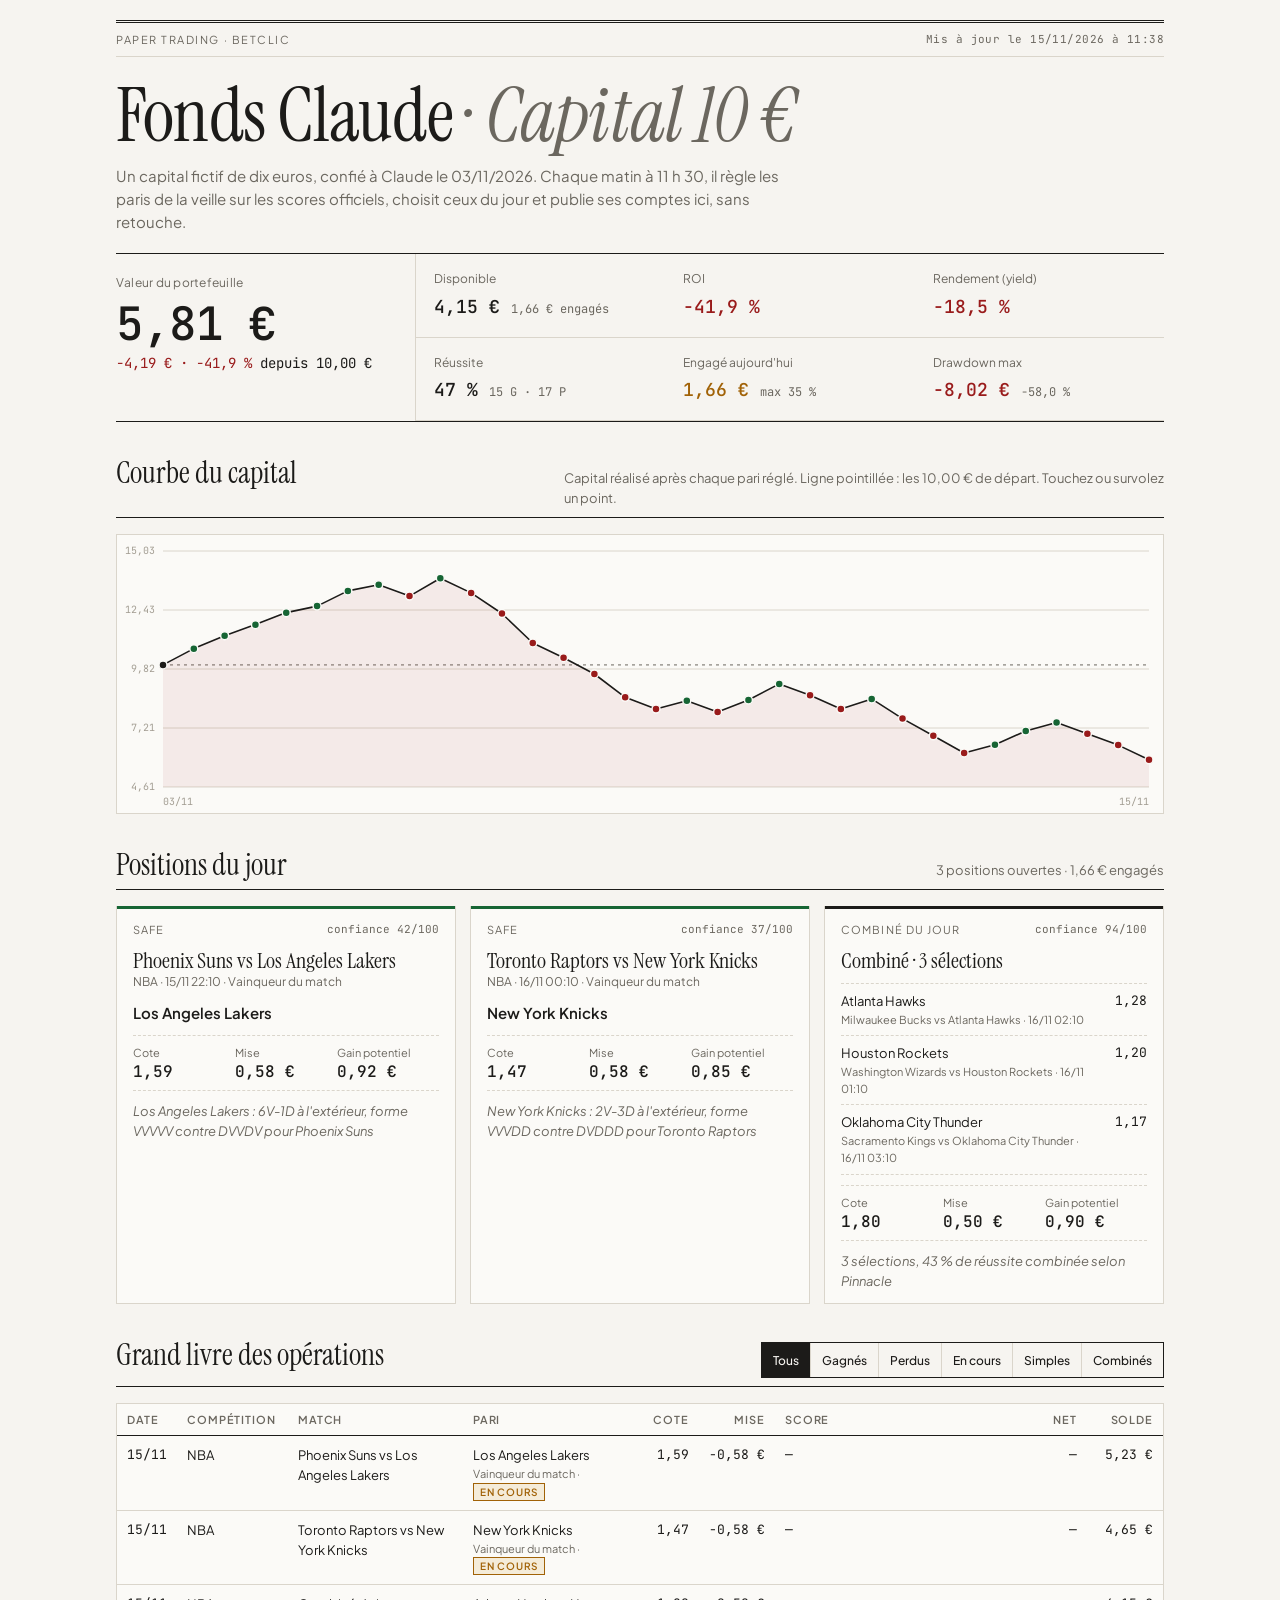
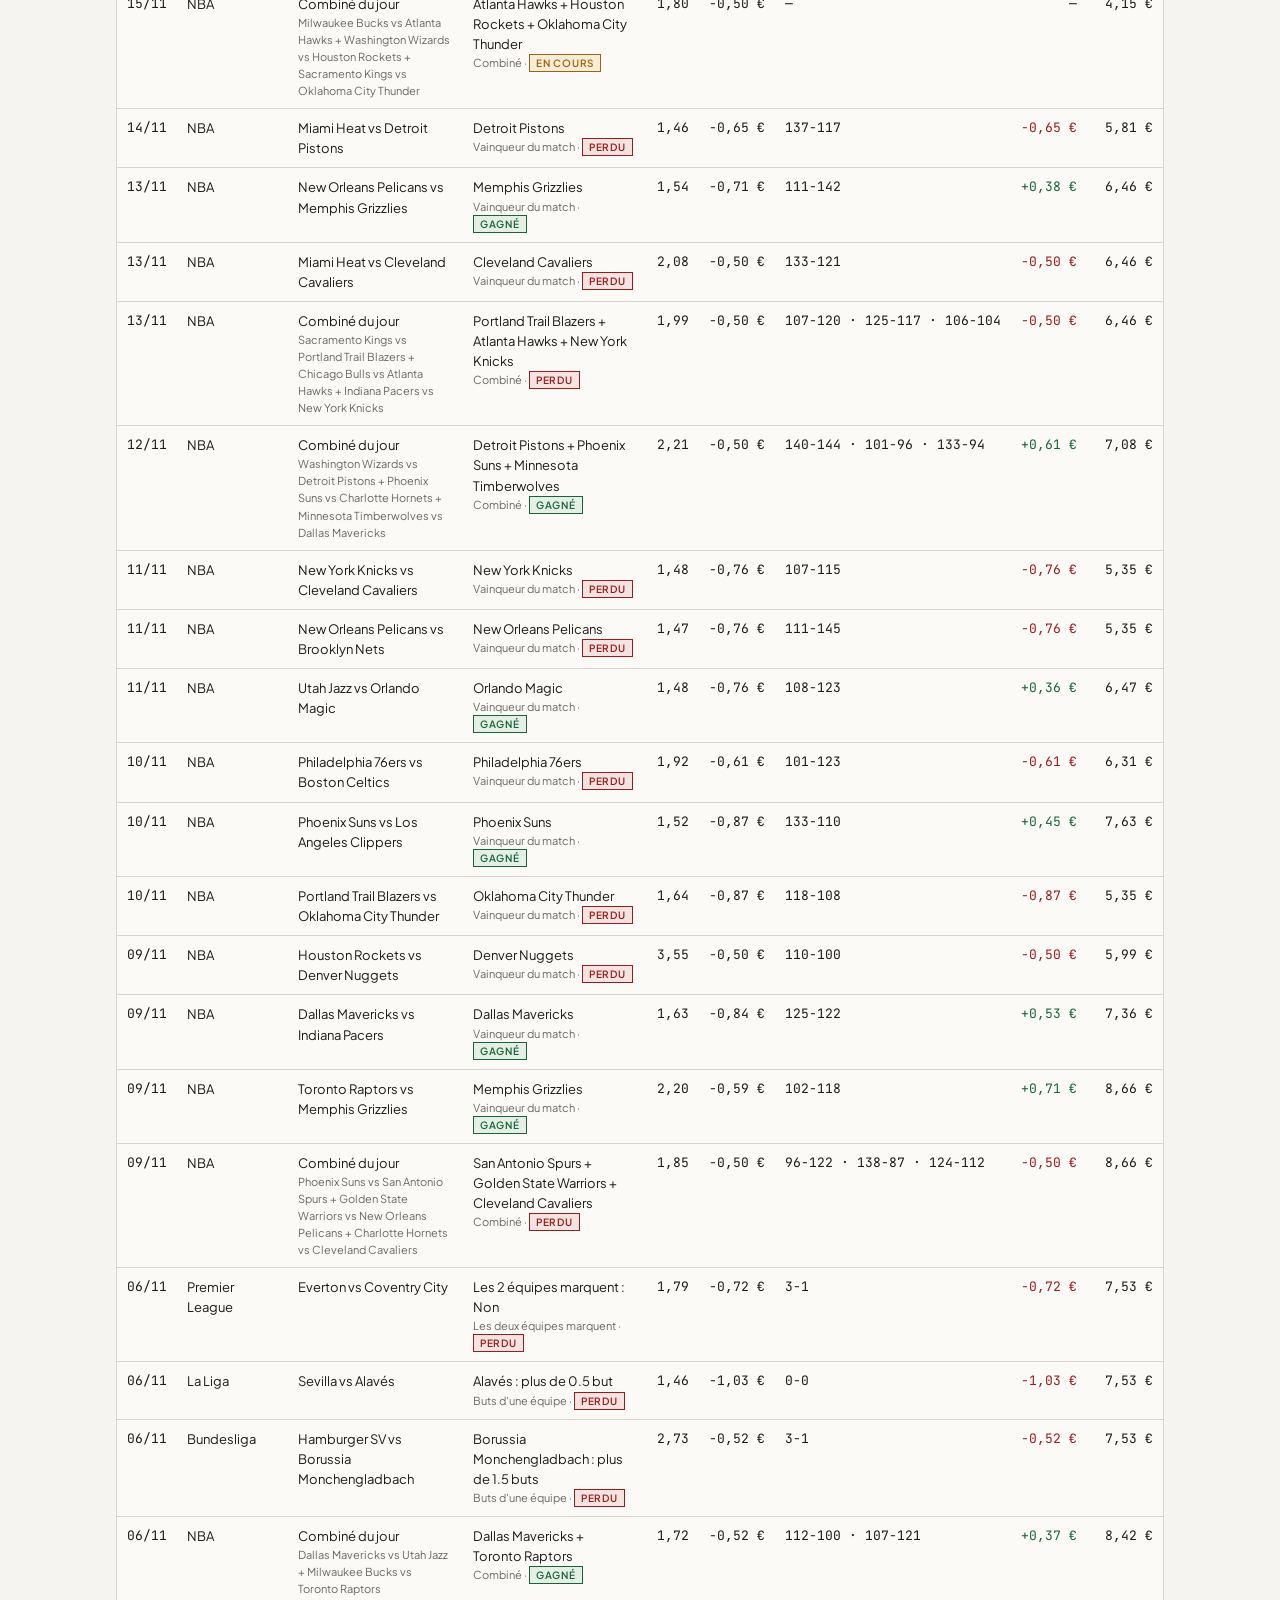
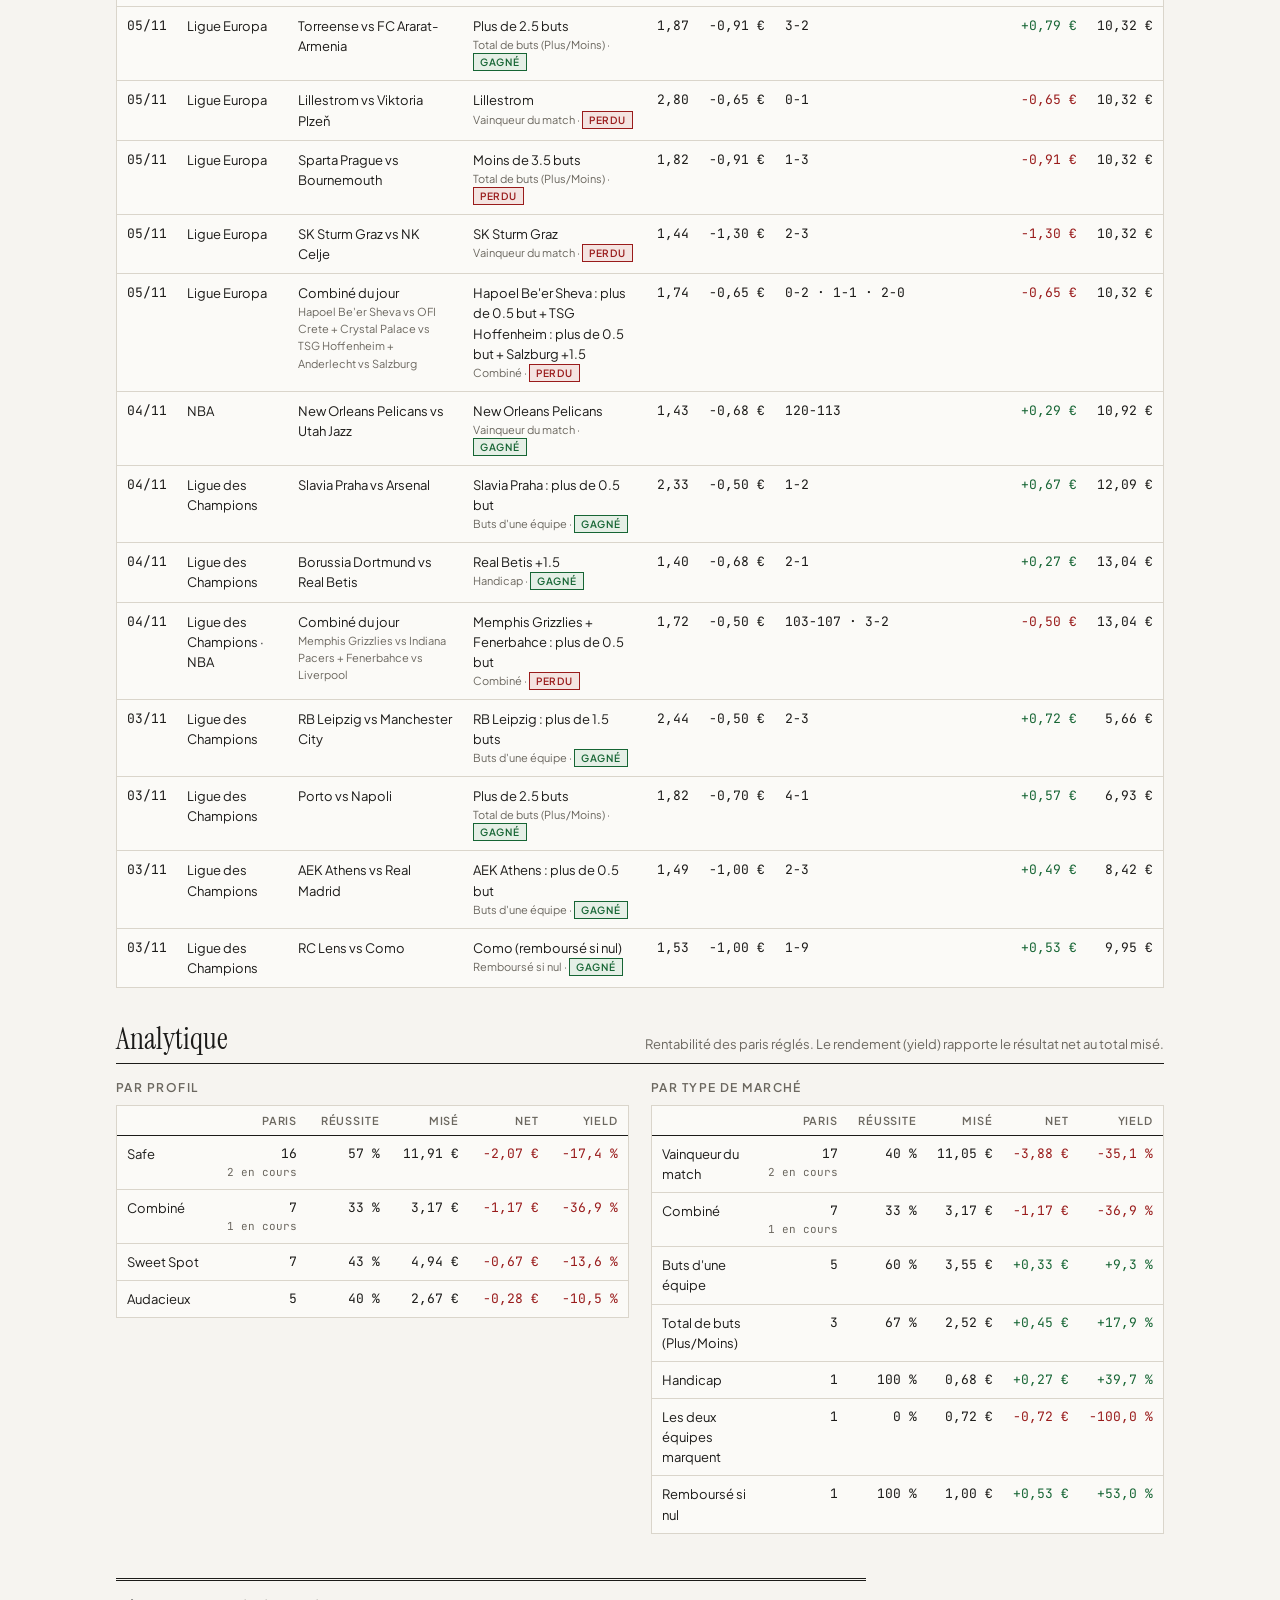
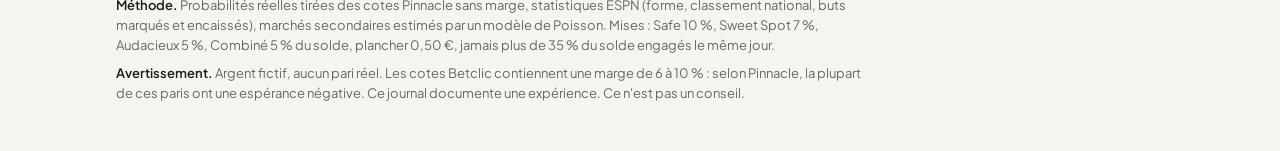
<file: docs/index.html>
<!doctype html>
<html lang="fr">
<head>
<meta charset="utf-8">
<meta name="viewport" content="width=device-width, initial-scale=1, viewport-fit=cover">
<title>Fonds Claude · Capital 10 €</title>
<meta name="description" content="Journal public d'un portefeuille fictif de 10 € géré en autonomie par Claude : paris Betclic, grand livre et courbe du capital.">
<meta name="theme-color" content="#F6F4F0" media="(prefers-color-scheme: light)">
<meta name="theme-color" content="#0F1012" media="(prefers-color-scheme: dark)">
<link rel="preconnect" href="https://fonts.googleapis.com">
<link rel="preconnect" href="https://fonts.gstatic.com" crossorigin>
<link href="https://fonts.googleapis.com/css2?family=Instrument+Serif:ital@0;1&family=JetBrains+Mono:wght@400;500;600&family=Plus+Jakarta+Sans:wght@400;500;600;700&display=swap" rel="stylesheet">
<link rel="stylesheet" href="style.css">
</head>
<body>
<div class="page">
  <header class="masthead">
    <div class="rule-row">
      <span class="kicker">Paper trading · Betclic</span>
      <span class="kicker mono" id="dateline"></span>
    </div>
    <h1>Fonds Claude <em>· Capital 10&nbsp;€</em></h1>
    <p class="dek">Un capital fictif de dix euros, confié à Claude le <span id="started"></span>. Chaque matin à 11&nbsp;h&nbsp;30, il règle les paris de la veille sur les scores officiels, choisit ceux du jour et publie ses comptes ici, sans retouche.</p>
  </header>

  <section class="ledger-head" aria-label="Situation du portefeuille">
    <div class="balance">
      <div class="label">Valeur du portefeuille</div>
      <div class="big mono" id="equity"></div>
      <div class="delta mono" id="delta"></div>
    </div>
    <dl class="figures" id="figures"></dl>
  </section>

  <section class="block">
    <div class="block-head">
      <h2>Courbe du capital</h2>
      <p class="note">Capital réalisé après chaque pari réglé. Ligne pointillée : les 10,00 € de départ. Touchez ou survolez un point.</p>
    </div>
    <div class="chart" id="chart" role="img" aria-label="Évolution du capital depuis 10 euros">
      <div class="tip" id="tip" hidden></div>
    </div>
  </section>

  <section class="block">
    <div class="block-head">
      <h2>Positions du jour</h2>
      <p class="note" id="positions-note"></p>
    </div>
    <div class="tickets" id="positions"></div>
  </section>

  <section class="block">
    <div class="block-head">
      <h2>Grand livre des opérations</h2>
      <div class="filters" role="tablist" id="filters">
        <button data-f="all" aria-pressed="true">Tous</button>
        <button data-f="won">Gagnés</button>
        <button data-f="lost">Perdus</button>
        <button data-f="open">En cours</button>
        <button data-f="single">Simples</button>
        <button data-f="combo">Combinés</button>
      </div>
    </div>
    <div class="table-wrap">
      <table class="book" id="book">
        <thead><tr>
          <th>Date</th><th>Compétition</th><th>Match</th><th>Pari</th>
          <th class="num">Cote</th><th class="num">Mise</th><th>Score</th><th class="num">Net</th><th class="num">Solde</th>
        </tr></thead>
        <tbody></tbody>
      </table>
    </div>
    <p class="empty" id="book-empty" hidden>Aucune opération dans ce filtre.</p>
  </section>

  <section class="block">
    <div class="block-head">
      <h2>Analytique</h2>
      <p class="note">Rentabilité des paris réglés. Le rendement (yield) rapporte le résultat net au total misé.</p>
    </div>
    <div class="split">
      <div><h3>Par profil</h3><div class="table-wrap"><table class="book compact" id="by-profile"></table></div></div>
      <div><h3>Par type de marché</h3><div class="table-wrap"><table class="book compact" id="by-market"></table></div></div>
    </div>
  </section>

  <footer class="colophon">
    <p><strong>Méthode.</strong> Probabilités réelles tirées des cotes Pinnacle sans marge, statistiques ESPN (forme, classement national, buts marqués et encaissés), marchés secondaires estimés par un modèle de Poisson. Mises : <span id="stake-rule"></span>, plancher 0,50 €, jamais plus de 35 % du solde engagés le même jour.</p>
    <p><strong>Avertissement.</strong> Argent fictif, aucun pari réel. Les cotes Betclic contiennent une marge de 6 à 10 % : selon Pinnacle, la plupart de ces paris ont une espérance négative. Ce journal documente une expérience. Ce n'est pas un conseil.</p>
  </footer>
</div>
<script id="fund-data" type="application/json">{"generated_at": "15/11/2026 à 11:38", "today": "15/11/2026", "started": "03/11/2026", "site_url": "https://bourikerss.github.io/claude-betclic-fund/", "metrics": {"initial": 10.0, "equity": 5.81, "balance": 4.15, "exposure": 1.66, "profit": -4.19, "profit_pct": -0.41900000000000004, "roi": -0.41900000000000004, "yield": -0.18466284706919348, "winrate": 0.46875, "won": 15, "lost": 17, "void": 0, "pending": 3, "max_drawdown": 8.02, "max_drawdown_pct": 0.5798987707881417, "staked_today": 1.66, "daily_cap": 0.35}, "equity": [{"t": "03/11 20:49", "v": 10.0, "label": "Capital de départ", "status": null, "net": null, "score": null}, {"t": "05/11 11:30", "v": 10.72, "label": "RB Leipzig vs Manchester City · RB Leipzig : plus de 1.5 buts", "status": "GAGNE", "net": 0.72, "score": "2-3"}, {"t": "05/11 11:30", "v": 11.29, "label": "Porto vs Napoli · Plus de 2.5 buts", "status": "GAGNE", "net": 0.57, "score": "4-1"}, {"t": "05/11 11:30", "v": 11.78, "label": "AEK Athens vs Real Madrid · AEK Athens : plus de 0.5 but", "status": "GAGNE", "net": 0.49, "score": "2-3"}, {"t": "05/11 11:30", "v": 12.31, "label": "RC Lens vs Como · Como (remboursé si nul)", "status": "GAGNE", "net": 0.53, "score": "1-9"}, {"t": "05/11 11:30", "v": 12.6, "label": "New Orleans Pelicans vs Utah Jazz · New Orleans Pelicans", "status": "GAGNE", "net": 0.29, "score": "120-113"}, {"t": "05/11 11:30", "v": 13.27, "label": "Slavia Praha vs Arsenal · Slavia Praha : plus de 0.5 but", "status": "GAGNE", "net": 0.67, "score": "1-2"}, {"t": "05/11 11:30", "v": 13.54, "label": "Borussia Dortmund vs Real Betis · Real Betis +1.5", "status": "GAGNE", "net": 0.27, "score": "2-1"}, {"t": "05/11 11:30", "v": 13.04, "label": "Combiné du jour · 2 sélections", "status": "PERDU", "net": -0.5, "score": "103-107 · 3-2"}, {"t": "06/11 11:30", "v": 13.83, "label": "Torreense vs FC Ararat-Armenia · Plus de 2.5 buts", "status": "GAGNE", "net": 0.79, "score": "3-2"}, {"t": "06/11 11:30", "v": 13.18, "label": "Lillestrom vs Viktoria Plzeň · Lillestrom", "status": "PERDU", "net": -0.65, "score": "0-1"}, {"t": "06/11 11:30", "v": 12.27, "label": "Sparta Prague vs Bournemouth · Moins de 3.5 buts", "status": "PERDU", "net": -0.91, "score": "1-3"}, {"t": "06/11 11:30", "v": 10.97, "label": "SK Sturm Graz vs NK Celje · SK Sturm Graz", "status": "PERDU", "net": -1.3, "score": "2-3"}, {"t": "06/11 11:30", "v": 10.32, "label": "Combiné du jour · 3 sélections", "status": "PERDU", "net": -0.65, "score": "0-2 · 1-1 · 2-0"}, {"t": "07/11 11:32", "v": 9.6, "label": "Everton vs Coventry City · Les 2 équipes marquent : Non", "status": "PERDU", "net": -0.72, "score": "3-1"}, {"t": "07/11 11:32", "v": 8.57, "label": "Sevilla vs Alavés · Alavés : plus de 0.5 but", "status": "PERDU", "net": -1.03, "score": "0-0"}, {"t": "07/11 11:32", "v": 8.05, "label": "Hamburger SV vs Borussia Monchengladbach · Borussia Monchengladbach : plus de 1.5 buts", "status": "PERDU", "net": -0.52, "score": "3-1"}, {"t": "07/11 11:32", "v": 8.42, "label": "Combiné du jour · 2 sélections", "status": "GAGNE", "net": 0.37, "score": "112-100 · 107-121"}, {"t": "10/11 11:32", "v": 7.92, "label": "Houston Rockets vs Denver Nuggets · Denver Nuggets", "status": "PERDU", "net": -0.5, "score": "110-100"}, {"t": "10/11 11:32", "v": 8.45, "label": "Dallas Mavericks vs Indiana Pacers · Dallas Mavericks", "status": "GAGNE", "net": 0.53, "score": "125-122"}, {"t": "10/11 11:32", "v": 9.16, "label": "Toronto Raptors vs Memphis Grizzlies · Memphis Grizzlies", "status": "GAGNE", "net": 0.71, "score": "102-118"}, {"t": "10/11 11:32", "v": 8.66, "label": "Combiné du jour · 3 sélections", "status": "PERDU", "net": -0.5, "score": "96-122 · 138-87 · 124-112"}, {"t": "11/11 11:30", "v": 8.05, "label": "Philadelphia 76ers vs Boston Celtics · Philadelphia 76ers", "status": "PERDU", "net": -0.61, "score": "101-123"}, {"t": "11/11 11:30", "v": 8.5, "label": "Phoenix Suns vs Los Angeles Clippers · Phoenix Suns", "status": "GAGNE", "net": 0.45, "score": "133-110"}, {"t": "12/11 11:40", "v": 7.63, "label": "Portland Trail Blazers vs Oklahoma City Thunder · Oklahoma City Thunder", "status": "PERDU", "net": -0.87, "score": "118-108"}, {"t": "12/11 11:40", "v": 6.87, "label": "New York Knicks vs Cleveland Cavaliers · New York Knicks", "status": "PERDU", "net": -0.76, "score": "107-115"}, {"t": "12/11 11:40", "v": 6.11, "label": "New Orleans Pelicans vs Brooklyn Nets · New Orleans Pelicans", "status": "PERDU", "net": -0.76, "score": "111-145"}, {"t": "12/11 11:40", "v": 6.47, "label": "Utah Jazz vs Orlando Magic · Orlando Magic", "status": "GAGNE", "net": 0.36, "score": "108-123"}, {"t": "13/11 11:40", "v": 7.08, "label": "Combiné du jour · 3 sélections", "status": "GAGNE", "net": 0.61, "score": "140-144 · 101-96 · 133-94"}, {"t": "14/11 11:33", "v": 7.46, "label": "New Orleans Pelicans vs Memphis Grizzlies · Memphis Grizzlies", "status": "GAGNE", "net": 0.38, "score": "111-142"}, {"t": "14/11 11:33", "v": 6.96, "label": "Miami Heat vs Cleveland Cavaliers · Cleveland Cavaliers", "status": "PERDU", "net": -0.5, "score": "133-121"}, {"t": "14/11 11:33", "v": 6.46, "label": "Combiné du jour · 3 sélections", "status": "PERDU", "net": -0.5, "score": "107-120 · 125-117 · 106-104"}, {"t": "15/11 11:38", "v": 5.81, "label": "Miami Heat vs Detroit Pistons · Detroit Pistons", "status": "PERDU", "net": -0.65, "score": "137-117"}], "positions": [{"id": "29b8bbf05645162d89780189eed390c2_h2h_los-angeles-lakers", "kind": "SIMPLE", "profile": "SAFE", "profile_name": "Safe", "placed": "15/11", "placed_day": "2026-11-15", "kickoff": "15/11 22:10", "competition": "NBA", "match": "Phoenix Suns vs Los Angeles Lakers", "market": "Vainqueur du match", "selection": "Los Angeles Lakers", "odd": 1.59, "stake": 0.58, "potential": 0.92, "status": "EN_ATTENTE", "score": null, "net": null, "balance": 5.23, "confidence": 42, "headline": "Los Angeles Lakers : 6V-1D à l'extérieur, forme VVVVV contre DVVDV pour Phoenix Suns", "estimated": false, "legs": [{"match": "Phoenix Suns vs Los Angeles Lakers", "competition": "NBA", "selection": "Los Angeles Lakers", "odd": 1.59, "kickoff": "15/11 22:10", "status": "EN_ATTENTE", "score": null}]}, {"id": "78f61a78b70b9d79f38eb7648eac1a08_h2h_new-york-knicks", "kind": "SIMPLE", "profile": "SAFE", "profile_name": "Safe", "placed": "15/11", "placed_day": "2026-11-15", "kickoff": "16/11 00:10", "competition": "NBA", "match": "Toronto Raptors vs New York Knicks", "market": "Vainqueur du match", "selection": "New York Knicks", "odd": 1.47, "stake": 0.58, "potential": 0.85, "status": "EN_ATTENTE", "score": null, "net": null, "balance": 4.65, "confidence": 37, "headline": "New York Knicks : 2V-3D à l'extérieur, forme VVVDD contre DVDDD pour Toronto Raptors", "estimated": false, "legs": [{"match": "Toronto Raptors vs New York Knicks", "competition": "NBA", "selection": "New York Knicks", "odd": 1.47, "kickoff": "16/11 00:10", "status": "EN_ATTENTE", "score": null}]}, {"id": "combo_20261115", "kind": "COMBINE", "profile": "COMBINE", "profile_name": "Combiné", "placed": "15/11", "placed_day": "2026-11-15", "kickoff": "16/11 03:10", "competition": "NBA", "match": "Milwaukee Bucks vs Atlanta Hawks + Washington Wizards vs Houston Rockets + Sacramento Kings vs Oklahoma City Thunder", "market": "Combiné", "selection": "Atlanta Hawks + Houston Rockets + Oklahoma City Thunder", "odd": 1.8, "stake": 0.5, "potential": 0.9, "status": "EN_ATTENTE", "score": null, "net": null, "balance": 4.15, "confidence": 94, "headline": "3 sélections, 43 % de réussite combinée selon Pinnacle", "estimated": false, "legs": [{"match": "Milwaukee Bucks vs Atlanta Hawks", "competition": "NBA", "selection": "Atlanta Hawks", "odd": 1.28, "kickoff": "16/11 02:10", "status": "EN_ATTENTE", "score": null}, {"match": "Washington Wizards vs Houston Rockets", "competition": "NBA", "selection": "Houston Rockets", "odd": 1.2, "kickoff": "16/11 01:10", "status": "EN_ATTENTE", "score": null}, {"match": "Sacramento Kings vs Oklahoma City Thunder", "competition": "NBA", "selection": "Oklahoma City Thunder", "odd": 1.17, "kickoff": "16/11 03:10", "status": "EN_ATTENTE", "score": null}]}], "bets": [{"id": "29b8bbf05645162d89780189eed390c2_h2h_los-angeles-lakers", "kind": "SIMPLE", "profile": "SAFE", "profile_name": "Safe", "placed": "15/11", "placed_day": "2026-11-15", "kickoff": "15/11 22:10", "competition": "NBA", "match": "Phoenix Suns vs Los Angeles Lakers", "market": "Vainqueur du match", "selection": "Los Angeles Lakers", "odd": 1.59, "stake": 0.58, "potential": 0.92, "status": "EN_ATTENTE", "score": null, "net": null, "balance": 5.23, "confidence": 42, "headline": "Los Angeles Lakers : 6V-1D à l'extérieur, forme VVVVV contre DVVDV pour Phoenix Suns", "estimated": false, "legs": [{"match": "Phoenix Suns vs Los Angeles Lakers", "competition": "NBA", "selection": "Los Angeles Lakers", "odd": 1.59, "kickoff": "15/11 22:10", "status": "EN_ATTENTE", "score": null}]}, {"id": "78f61a78b70b9d79f38eb7648eac1a08_h2h_new-york-knicks", "kind": "SIMPLE", "profile": "SAFE", "profile_name": "Safe", "placed": "15/11", "placed_day": "2026-11-15", "kickoff": "16/11 00:10", "competition": "NBA", "match": "Toronto Raptors vs New York Knicks", "market": "Vainqueur du match", "selection": "New York Knicks", "odd": 1.47, "stake": 0.58, "potential": 0.85, "status": "EN_ATTENTE", "score": null, "net": null, "balance": 4.65, "confidence": 37, "headline": "New York Knicks : 2V-3D à l'extérieur, forme VVVDD contre DVDDD pour Toronto Raptors", "estimated": false, "legs": [{"match": "Toronto Raptors vs New York Knicks", "competition": "NBA", "selection": "New York Knicks", "odd": 1.47, "kickoff": "16/11 00:10", "status": "EN_ATTENTE", "score": null}]}, {"id": "combo_20261115", "kind": "COMBINE", "profile": "COMBINE", "profile_name": "Combiné", "placed": "15/11", "placed_day": "2026-11-15", "kickoff": "16/11 03:10", "competition": "NBA", "match": "Milwaukee Bucks vs Atlanta Hawks + Washington Wizards vs Houston Rockets + Sacramento Kings vs Oklahoma City Thunder", "market": "Combiné", "selection": "Atlanta Hawks + Houston Rockets + Oklahoma City Thunder", "odd": 1.8, "stake": 0.5, "potential": 0.9, "status": "EN_ATTENTE", "score": null, "net": null, "balance": 4.15, "confidence": 94, "headline": "3 sélections, 43 % de réussite combinée selon Pinnacle", "estimated": false, "legs": [{"match": "Milwaukee Bucks vs Atlanta Hawks", "competition": "NBA", "selection": "Atlanta Hawks", "odd": 1.28, "kickoff": "16/11 02:10", "status": "EN_ATTENTE", "score": null}, {"match": "Washington Wizards vs Houston Rockets", "competition": "NBA", "selection": "Houston Rockets", "odd": 1.2, "kickoff": "16/11 01:10", "status": "EN_ATTENTE", "score": null}, {"match": "Sacramento Kings vs Oklahoma City Thunder", "competition": "NBA", "selection": "Oklahoma City Thunder", "odd": 1.17, "kickoff": "16/11 03:10", "status": "EN_ATTENTE", "score": null}]}, {"id": "cb06267ae037a883ae6f71078d6e2aaa_h2h_detroit-pistons", "kind": "SIMPLE", "profile": "SAFE", "profile_name": "Safe", "placed": "14/11", "placed_day": "2026-11-14", "kickoff": "15/11 02:10", "competition": "NBA", "match": "Miami Heat vs Detroit Pistons", "market": "Vainqueur du match", "selection": "Detroit Pistons", "odd": 1.46, "stake": 0.65, "potential": 0.95, "status": "PERDU", "score": "137-117", "net": -0.65, "balance": 5.81, "confidence": 41, "headline": "Detroit Pistons : 5V-1D à l'extérieur, forme VDDVV contre DVDVV pour Miami Heat", "estimated": false, "legs": [{"match": "Miami Heat vs Detroit Pistons", "competition": "NBA", "selection": "Detroit Pistons", "odd": 1.46, "kickoff": "15/11 02:10", "status": "PERDU", "score": "137-117"}]}, {"id": "8a40b260e8fa0d67c1f2bc2b39a24982_h2h_memphis-grizzlies", "kind": "SIMPLE", "profile": "SAFE", "profile_name": "Safe", "placed": "13/11", "placed_day": "2026-11-13", "kickoff": "14/11 02:10", "competition": "NBA", "match": "New Orleans Pelicans vs Memphis Grizzlies", "market": "Vainqueur du match", "selection": "Memphis Grizzlies", "odd": 1.54, "stake": 0.71, "potential": 1.09, "status": "GAGNE", "score": "111-142", "net": 0.38, "balance": 6.46, "confidence": 40, "headline": "Memphis Grizzlies : 5V-0D à l'extérieur, forme DDDVD contre VDDDD pour New Orleans Pelicans", "estimated": false, "legs": [{"match": "New Orleans Pelicans vs Memphis Grizzlies", "competition": "NBA", "selection": "Memphis Grizzlies", "odd": 1.54, "kickoff": "14/11 02:10", "status": "GAGNE", "score": "111-142"}]}, {"id": "58b860d500be69ebf853926aa1ac8271_h2h_cleveland-cavaliers", "kind": "SIMPLE", "profile": "SWEET_SPOT", "profile_name": "Sweet Spot", "placed": "13/11", "placed_day": "2026-11-13", "kickoff": "14/11 02:10", "competition": "NBA", "match": "Miami Heat vs Cleveland Cavaliers", "market": "Vainqueur du match", "selection": "Cleveland Cavaliers", "odd": 2.08, "stake": 0.5, "potential": 1.04, "status": "PERDU", "score": "133-121", "net": -0.5, "balance": 6.46, "confidence": 36, "headline": "Cleveland Cavaliers : 2V-4D à l'extérieur, forme DVDDV contre DVDVV pour Miami Heat", "estimated": false, "legs": [{"match": "Miami Heat vs Cleveland Cavaliers", "competition": "NBA", "selection": "Cleveland Cavaliers", "odd": 2.08, "kickoff": "14/11 02:10", "status": "PERDU", "score": "133-121"}]}, {"id": "combo_20261113", "kind": "COMBINE", "profile": "COMBINE", "profile_name": "Combiné", "placed": "13/11", "placed_day": "2026-11-13", "kickoff": "14/11 04:10", "competition": "NBA", "match": "Sacramento Kings vs Portland Trail Blazers + Chicago Bulls vs Atlanta Hawks + Indiana Pacers vs New York Knicks", "market": "Combiné", "selection": "Portland Trail Blazers + Atlanta Hawks + New York Knicks", "odd": 1.99, "stake": 0.5, "potential": 0.99, "status": "PERDU", "score": "107-120 · 125-117 · 106-104", "net": -0.5, "balance": 6.46, "confidence": 94, "headline": "3 sélections, 40 % de réussite combinée selon Pinnacle", "estimated": false, "legs": [{"match": "Sacramento Kings vs Portland Trail Blazers", "competition": "NBA", "selection": "Portland Trail Blazers", "odd": 1.15, "kickoff": "14/11 04:10", "status": "GAGNE", "score": "107-120"}, {"match": "Chicago Bulls vs Atlanta Hawks", "competition": "NBA", "selection": "Atlanta Hawks", "odd": 1.3, "kickoff": "14/11 02:10", "status": "PERDU", "score": "125-117"}, {"match": "Indiana Pacers vs New York Knicks", "competition": "NBA", "selection": "New York Knicks", "odd": 1.33, "kickoff": "14/11 01:10", "status": "PERDU", "score": "106-104"}]}, {"id": "combo_20261112", "kind": "COMBINE", "profile": "COMBINE", "profile_name": "Combiné", "placed": "12/11", "placed_day": "2026-11-12", "kickoff": "13/11 03:10", "competition": "NBA", "match": "Washington Wizards vs Detroit Pistons + Phoenix Suns vs Charlotte Hornets + Minnesota Timberwolves vs Dallas Mavericks", "market": "Combiné", "selection": "Detroit Pistons + Phoenix Suns + Minnesota Timberwolves", "odd": 2.21, "stake": 0.5, "potential": 1.1, "status": "GAGNE", "score": "140-144 · 101-96 · 133-94", "net": 0.61, "balance": 7.08, "confidence": 79, "headline": "3 sélections, 35 % de réussite combinée selon Pinnacle", "estimated": false, "legs": [{"match": "Washington Wizards vs Detroit Pistons", "competition": "NBA", "selection": "Detroit Pistons", "odd": 1.18, "kickoff": "13/11 01:10", "status": "GAGNE", "score": "140-144"}, {"match": "Phoenix Suns vs Charlotte Hornets", "competition": "NBA", "selection": "Phoenix Suns", "odd": 1.35, "kickoff": "13/11 03:10", "status": "GAGNE", "score": "101-96"}, {"match": "Minnesota Timberwolves vs Dallas Mavericks", "competition": "NBA", "selection": "Minnesota Timberwolves", "odd": 1.39, "kickoff": "13/11 02:10", "status": "GAGNE", "score": "133-94"}]}, {"id": "095441822e3b9b1b84bff9e482b9057a_h2h_new-york-knicks", "kind": "SIMPLE", "profile": "SAFE", "profile_name": "Safe", "placed": "11/11", "placed_day": "2026-11-11", "kickoff": "12/11 01:10", "competition": "NBA", "match": "New York Knicks vs Cleveland Cavaliers", "market": "Vainqueur du match", "selection": "New York Knicks", "odd": 1.48, "stake": 0.76, "potential": 1.12, "status": "PERDU", "score": "107-115", "net": -0.76, "balance": 5.35, "confidence": 41, "headline": "New York Knicks : 3V-2D à domicile, forme VDVVV contre DDVDD pour Cleveland Cavaliers", "estimated": false, "legs": [{"match": "New York Knicks vs Cleveland Cavaliers", "competition": "NBA", "selection": "New York Knicks", "odd": 1.48, "kickoff": "12/11 01:10", "status": "PERDU", "score": "107-115"}]}, {"id": "e6a37eea1dddcbd0384c81237e81f47f_h2h_new-orleans-pelicans", "kind": "SIMPLE", "profile": "SAFE", "profile_name": "Safe", "placed": "11/11", "placed_day": "2026-11-11", "kickoff": "12/11 02:10", "competition": "NBA", "match": "New Orleans Pelicans vs Brooklyn Nets", "market": "Vainqueur du match", "selection": "New Orleans Pelicans", "odd": 1.47, "stake": 0.76, "potential": 1.12, "status": "PERDU", "score": "111-145", "net": -0.76, "balance": 5.35, "confidence": 35, "headline": "New Orleans Pelicans : 3V-3D à domicile, forme VVDDD contre VDVDD pour Brooklyn Nets", "estimated": false, "legs": [{"match": "New Orleans Pelicans vs Brooklyn Nets", "competition": "NBA", "selection": "New Orleans Pelicans", "odd": 1.47, "kickoff": "12/11 02:10", "status": "PERDU", "score": "111-145"}]}, {"id": "423255883d0e6c5d1a94a533b90e935b_h2h_orlando-magic", "kind": "SIMPLE", "profile": "SAFE", "profile_name": "Safe", "placed": "11/11", "placed_day": "2026-11-11", "kickoff": "12/11 03:10", "competition": "NBA", "match": "Utah Jazz vs Orlando Magic", "market": "Vainqueur du match", "selection": "Orlando Magic", "odd": 1.48, "stake": 0.76, "potential": 1.12, "status": "GAGNE", "score": "108-123", "net": 0.36, "balance": 6.47, "confidence": 34, "headline": "Orlando Magic : 2V-3D à l'extérieur, forme VDDDD contre DDDDD pour Utah Jazz", "estimated": false, "legs": [{"match": "Utah Jazz vs Orlando Magic", "competition": "NBA", "selection": "Orlando Magic", "odd": 1.48, "kickoff": "12/11 03:10", "status": "GAGNE", "score": "108-123"}]}, {"id": "cfa503c66cd505776a910921875ef7dd_h2h_philadelphia-76ers", "kind": "SIMPLE", "profile": "SWEET_SPOT", "profile_name": "Sweet Spot", "placed": "10/11", "placed_day": "2026-11-10", "kickoff": "11/11 02:10", "competition": "NBA", "match": "Philadelphia 76ers vs Boston Celtics", "market": "Vainqueur du match", "selection": "Philadelphia 76ers", "odd": 1.92, "stake": 0.61, "potential": 1.17, "status": "PERDU", "score": "101-123", "net": -0.61, "balance": 6.31, "confidence": 47, "headline": "Philadelphia 76ers : 4V-1D à domicile, forme VVVDV contre VDVVV pour Boston Celtics", "estimated": false, "legs": [{"match": "Philadelphia 76ers vs Boston Celtics", "competition": "NBA", "selection": "Philadelphia 76ers", "odd": 1.92, "kickoff": "11/11 02:10", "status": "PERDU", "score": "101-123"}]}, {"id": "8178ff2ec61f604b61dfe6d7b8d71103_h2h_phoenix-suns", "kind": "SIMPLE", "profile": "SAFE", "profile_name": "Safe", "placed": "10/11", "placed_day": "2026-11-10", "kickoff": "11/11 03:10", "competition": "NBA", "match": "Phoenix Suns vs Los Angeles Clippers", "market": "Vainqueur du match", "selection": "Phoenix Suns", "odd": 1.52, "stake": 0.87, "potential": 1.32, "status": "GAGNE", "score": "133-110", "net": 0.45, "balance": 7.63, "confidence": 31, "headline": "Phoenix Suns : 3V-2D à domicile, forme DDDVV contre DDDDV pour Los Angeles Clippers", "estimated": false, "legs": [{"match": "Phoenix Suns vs Los Angeles Clippers", "competition": "NBA", "selection": "Phoenix Suns", "odd": 1.52, "kickoff": "11/11 03:10", "status": "GAGNE", "score": "133-110"}]}, {"id": "f5477c781c94e09e85374bbf9149c0f1_h2h_oklahoma-city-thunder", "kind": "SIMPLE", "profile": "SAFE", "profile_name": "Safe", "placed": "10/11", "placed_day": "2026-11-10", "kickoff": "11/11 05:10", "competition": "NBA", "match": "Portland Trail Blazers vs Oklahoma City Thunder", "market": "Vainqueur du match", "selection": "Oklahoma City Thunder", "odd": 1.64, "stake": 0.87, "potential": 1.43, "status": "PERDU", "score": "118-108", "net": -0.87, "balance": 5.35, "confidence": 28, "headline": "Oklahoma City Thunder : 3V-2D à l'extérieur, forme DVVVV contre VVVDD pour Portland Trail Blazers", "estimated": false, "legs": [{"match": "Portland Trail Blazers vs Oklahoma City Thunder", "competition": "NBA", "selection": "Oklahoma City Thunder", "odd": 1.64, "kickoff": "11/11 05:10", "status": "PERDU", "score": "118-108"}]}, {"id": "dc61de43b5db9de357f48f44c8022494_h2h_denver-nuggets", "kind": "SIMPLE", "profile": "AUDACIEUX", "profile_name": "Audacieux", "placed": "09/11", "placed_day": "2026-11-09", "kickoff": "10/11 02:40", "competition": "NBA", "match": "Houston Rockets vs Denver Nuggets", "market": "Vainqueur du match", "selection": "Denver Nuggets", "odd": 3.55, "stake": 0.5, "potential": 1.77, "status": "PERDU", "score": "110-100", "net": -0.5, "balance": 5.99, "confidence": 27, "headline": "Denver Nuggets : 3V-1D à l'extérieur, forme VVDVV contre DVVDD pour Houston Rockets", "estimated": false, "legs": [{"match": "Houston Rockets vs Denver Nuggets", "competition": "NBA", "selection": "Denver Nuggets", "odd": 3.55, "kickoff": "10/11 02:40", "status": "PERDU", "score": "110-100"}]}, {"id": "9866fa22adc8509d487522ef4cf0fc24_h2h_dallas-mavericks", "kind": "SIMPLE", "profile": "SAFE", "profile_name": "Safe", "placed": "09/11", "placed_day": "2026-11-09", "kickoff": "10/11 02:10", "competition": "NBA", "match": "Dallas Mavericks vs Indiana Pacers", "market": "Vainqueur du match", "selection": "Dallas Mavericks", "odd": 1.63, "stake": 0.84, "potential": 1.37, "status": "GAGNE", "score": "125-122", "net": 0.53, "balance": 7.36, "confidence": 27, "headline": "Dallas Mavericks : 4V-2D à domicile, forme VDDVV contre DDDVD pour Indiana Pacers", "estimated": false, "legs": [{"match": "Dallas Mavericks vs Indiana Pacers", "competition": "NBA", "selection": "Dallas Mavericks", "odd": 1.63, "kickoff": "10/11 02:10", "status": "GAGNE", "score": "125-122"}]}, {"id": "56efae2815b3a18850f07a3781d652a2_h2h_memphis-grizzlies", "kind": "SIMPLE", "profile": "SWEET_SPOT", "profile_name": "Sweet Spot", "placed": "09/11", "placed_day": "2026-11-09", "kickoff": "10/11 01:40", "competition": "NBA", "match": "Toronto Raptors vs Memphis Grizzlies", "market": "Vainqueur du match", "selection": "Memphis Grizzlies", "odd": 2.2, "stake": 0.59, "potential": 1.3, "status": "GAGNE", "score": "102-118", "net": 0.71, "balance": 8.66, "confidence": 26, "headline": "Memphis Grizzlies : 4V-0D à l'extérieur, forme VVDDD contre DDVDV pour Toronto Raptors", "estimated": false, "legs": [{"match": "Toronto Raptors vs Memphis Grizzlies", "competition": "NBA", "selection": "Memphis Grizzlies", "odd": 2.2, "kickoff": "10/11 01:40", "status": "GAGNE", "score": "102-118"}]}, {"id": "combo_20261109", "kind": "COMBINE", "profile": "COMBINE", "profile_name": "Combiné", "placed": "09/11", "placed_day": "2026-11-09", "kickoff": "10/11 04:10", "competition": "NBA", "match": "Phoenix Suns vs San Antonio Spurs + Golden State Warriors vs New Orleans Pelicans + Charlotte Hornets vs Cleveland Cavaliers", "market": "Combiné", "selection": "San Antonio Spurs + Golden State Warriors + Cleveland Cavaliers", "odd": 1.85, "stake": 0.5, "potential": 0.93, "status": "PERDU", "score": "96-122 · 138-87 · 124-112", "net": -0.5, "balance": 8.66, "confidence": 87, "headline": "3 sélections, 45 % de réussite combinée selon Pinnacle", "estimated": false, "legs": [{"match": "Phoenix Suns vs San Antonio Spurs", "competition": "NBA", "selection": "San Antonio Spurs", "odd": 1.23, "kickoff": "10/11 03:10", "status": "GAGNE", "score": "96-122"}, {"match": "Golden State Warriors vs New Orleans Pelicans", "competition": "NBA", "selection": "Golden State Warriors", "odd": 1.22, "kickoff": "10/11 04:10", "status": "GAGNE", "score": "138-87"}, {"match": "Charlotte Hornets vs Cleveland Cavaliers", "competition": "NBA", "selection": "Cleveland Cavaliers", "odd": 1.23, "kickoff": "10/11 01:10", "status": "PERDU", "score": "124-112"}]}, {"id": "586bec023ee8ac2f0645d963bd2c9d25_btts_no", "kind": "SIMPLE", "profile": "SWEET_SPOT", "profile_name": "Sweet Spot", "placed": "06/11", "placed_day": "2026-11-06", "kickoff": "06/11 21:00", "competition": "Premier League", "match": "Everton vs Coventry City", "market": "Les deux équipes marquent", "selection": "Les 2 équipes marquent : Non", "odd": 1.79, "stake": 0.72, "potential": 1.29, "status": "PERDU", "score": "3-1", "net": -0.72, "balance": 7.53, "confidence": 46, "headline": "Everton n'a encaissé que dans 5/9 matchs", "estimated": true, "legs": [{"match": "Everton vs Coventry City", "competition": "Premier League", "selection": "Les 2 équipes marquent : Non", "odd": 1.79, "kickoff": "06/11 21:00", "status": "PERDU", "score": "3-1"}]}, {"id": "9dd0014685fd62d9b2890d7c33a8c9ab_team_totals_alaves-over_+0.5", "kind": "SIMPLE", "profile": "SAFE", "profile_name": "Safe", "placed": "06/11", "placed_day": "2026-11-06", "kickoff": "06/11 21:00", "competition": "La Liga", "match": "Sevilla vs Alavés", "market": "Buts d'une équipe", "selection": "Alavés : plus de 0.5 but", "odd": 1.46, "stake": 1.03, "potential": 1.5, "status": "PERDU", "score": "0-0", "net": -1.03, "balance": 7.53, "confidence": 45, "headline": "Alavés marque 1,1 buts/match, Sevilla en encaisse 2,1", "estimated": true, "legs": [{"match": "Sevilla vs Alavés", "competition": "La Liga", "selection": "Alavés : plus de 0.5 but", "odd": 1.46, "kickoff": "06/11 21:00", "status": "PERDU", "score": "0-0"}]}, {"id": "295076c39e49863cb54db085ac3cd340_team_totals_borussia-monchengladbach-over_+1.5", "kind": "SIMPLE", "profile": "AUDACIEUX", "profile_name": "Audacieux", "placed": "06/11", "placed_day": "2026-11-06", "kickoff": "06/11 20:30", "competition": "Bundesliga", "match": "Hamburger SV vs Borussia Monchengladbach", "market": "Buts d'une équipe", "selection": "Borussia Monchengladbach : plus de 1.5 buts", "odd": 2.73, "stake": 0.52, "potential": 1.42, "status": "PERDU", "score": "3-1", "net": -0.52, "balance": 7.53, "confidence": 38, "headline": "Borussia Monchengladbach marque 1,5 buts/match, Hamburger SV en encaisse 2,0", "estimated": true, "legs": [{"match": "Hamburger SV vs Borussia Monchengladbach", "competition": "Bundesliga", "selection": "Borussia Monchengladbach : plus de 1.5 buts", "odd": 2.73, "kickoff": "06/11 20:30", "status": "PERDU", "score": "3-1"}]}, {"id": "combo_20261106", "kind": "COMBINE", "profile": "COMBINE", "profile_name": "Combiné", "placed": "06/11", "placed_day": "2026-11-06", "kickoff": "07/11 02:10", "competition": "NBA", "match": "Dallas Mavericks vs Utah Jazz + Milwaukee Bucks vs Toronto Raptors", "market": "Combiné", "selection": "Dallas Mavericks + Toronto Raptors", "odd": 1.72, "stake": 0.52, "potential": 0.89, "status": "GAGNE", "score": "112-100 · 107-121", "net": 0.37, "balance": 8.42, "confidence": 87, "headline": "2 sélections, 49 % de réussite combinée selon Pinnacle", "estimated": false, "legs": [{"match": "Dallas Mavericks vs Utah Jazz", "competition": "NBA", "selection": "Dallas Mavericks", "odd": 1.3, "kickoff": "07/11 02:10", "status": "GAGNE", "score": "112-100"}, {"match": "Milwaukee Bucks vs Toronto Raptors", "competition": "NBA", "selection": "Toronto Raptors", "odd": 1.32, "kickoff": "07/11 02:10", "status": "GAGNE", "score": "107-121"}]}, {"id": "402e102fa845ed84ab7e59b3b17f8c29_totals_over_+2.5", "kind": "SIMPLE", "profile": "SWEET_SPOT", "profile_name": "Sweet Spot", "placed": "05/11", "placed_day": "2026-11-05", "kickoff": "05/11 21:00", "competition": "Ligue Europa", "match": "Torreense vs FC Ararat-Armenia", "market": "Total de buts (Plus/Moins)", "selection": "Plus de 2.5 buts", "odd": 1.87, "stake": 0.91, "potential": 1.7, "status": "GAGNE", "score": "3-2", "net": 0.79, "balance": 10.32, "confidence": 49, "headline": "4,0 buts attendus : Torreense 1,3 marqués/2,3 encaissés, FC Ararat-Armenia 0,7/3,7 par match", "estimated": true, "legs": [{"match": "Torreense vs FC Ararat-Armenia", "competition": "Ligue Europa", "selection": "Plus de 2.5 buts", "odd": 1.87, "kickoff": "05/11 21:00", "status": "GAGNE", "score": "3-2"}]}, {"id": "c50815d0a3cbc7dfe6b9f3a737ce4836_h2h_lillestrom", "kind": "SIMPLE", "profile": "AUDACIEUX", "profile_name": "Audacieux", "placed": "05/11", "placed_day": "2026-11-05", "kickoff": "05/11 18:45", "competition": "Ligue Europa", "match": "Lillestrom vs Viktoria Plzeň", "market": "Vainqueur du match", "selection": "Lillestrom", "odd": 2.8, "stake": 0.65, "potential": 1.82, "status": "PERDU", "score": "0-1", "net": -0.65, "balance": 10.32, "confidence": 46, "headline": "Lillestrom : 6V-1N-7D à domicile, forme NVDVV contre DDD pour Viktoria Plzeň", "estimated": false, "legs": [{"match": "Lillestrom vs Viktoria Plzeň", "competition": "Ligue Europa", "selection": "Lillestrom", "odd": 2.8, "kickoff": "05/11 18:45", "status": "PERDU", "score": "0-1"}]}, {"id": "d437cbfcee6b57ec58d464e6b459c56e_totals_under_+3.5", "kind": "SIMPLE", "profile": "SWEET_SPOT", "profile_name": "Sweet Spot", "placed": "05/11", "placed_day": "2026-11-05", "kickoff": "05/11 18:45", "competition": "Ligue Europa", "match": "Sparta Prague vs Bournemouth", "market": "Total de buts (Plus/Moins)", "selection": "Moins de 3.5 buts", "odd": 1.82, "stake": 0.91, "potential": 1.66, "status": "PERDU", "score": "1-3", "net": -0.91, "balance": 10.32, "confidence": 46, "headline": "2,8 buts attendus : Sparta Prague 1,7 marqués/1,0 encaissés, Bournemouth 2,1/0,7 par match", "estimated": true, "legs": [{"match": "Sparta Prague vs Bournemouth", "competition": "Ligue Europa", "selection": "Moins de 3.5 buts", "odd": 1.82, "kickoff": "05/11 18:45", "status": "PERDU", "score": "1-3"}]}, {"id": "84b68e09ecbe93fdbce759cd822322a2_h2h_sk-sturm-graz", "kind": "SIMPLE", "profile": "SAFE", "profile_name": "Safe", "placed": "05/11", "placed_day": "2026-11-05", "kickoff": "05/11 21:00", "competition": "Ligue Europa", "match": "SK Sturm Graz vs NK Celje", "market": "Vainqueur du match", "selection": "SK Sturm Graz", "odd": 1.44, "stake": 1.3, "potential": 1.87, "status": "PERDU", "score": "2-3", "net": -1.3, "balance": 10.32, "confidence": 45, "headline": "SK Sturm Graz : 4V-3N-0D à domicile, forme DVVNN contre DDN pour NK Celje", "estimated": false, "legs": [{"match": "SK Sturm Graz vs NK Celje", "competition": "Ligue Europa", "selection": "SK Sturm Graz", "odd": 1.44, "kickoff": "05/11 21:00", "status": "PERDU", "score": "2-3"}]}, {"id": "combo_20261105", "kind": "COMBINE", "profile": "COMBINE", "profile_name": "Combiné", "placed": "05/11", "placed_day": "2026-11-05", "kickoff": "05/11 21:00", "competition": "Ligue Europa", "match": "Hapoel Be'er Sheva vs OFI Crete + Crystal Palace vs TSG Hoffenheim + Anderlecht vs Salzburg", "market": "Combiné", "selection": "Hapoel Be'er Sheva : plus de 0.5 but + TSG Hoffenheim : plus de 0.5 but + Salzburg +1.5", "odd": 1.74, "stake": 0.65, "potential": 1.13, "status": "PERDU", "score": "0-2 · 1-1 · 2-0", "net": -0.65, "balance": 10.32, "confidence": 100, "headline": "3 sélections, 43 % de réussite combinée selon Pinnacle", "estimated": true, "legs": [{"match": "Hapoel Be'er Sheva vs OFI Crete", "competition": "Ligue Europa", "selection": "Hapoel Be'er Sheva : plus de 0.5 but", "odd": 1.16, "kickoff": "05/11 21:00", "status": "PERDU", "score": "0-2"}, {"match": "Crystal Palace vs TSG Hoffenheim", "competition": "Ligue Europa", "selection": "TSG Hoffenheim : plus de 0.5 but", "odd": 1.17, "kickoff": "05/11 18:45", "status": "GAGNE", "score": "1-1"}, {"match": "Anderlecht vs Salzburg", "competition": "Ligue Europa", "selection": "Salzburg +1.5", "odd": 1.28, "kickoff": "05/11 18:45", "status": "PERDU", "score": "2-0"}]}, {"id": "0b5966b7b96eb844618eea8f215a0c71_h2h_new-orleans-pelicans", "kind": "SIMPLE", "profile": "SAFE", "profile_name": "Safe", "placed": "04/11", "placed_day": "2026-11-04", "kickoff": "05/11 02:10", "competition": "NBA", "match": "New Orleans Pelicans vs Utah Jazz", "market": "Vainqueur du match", "selection": "New Orleans Pelicans", "odd": 1.43, "stake": 0.68, "potential": 0.97, "status": "GAGNE", "score": "120-113", "net": 0.29, "balance": 10.92, "confidence": 57, "headline": "New Orleans Pelicans : 2V-2D à domicile, forme DDVVV contre DDDDD pour Utah Jazz", "estimated": false, "legs": [{"match": "New Orleans Pelicans vs Utah Jazz", "competition": "NBA", "selection": "New Orleans Pelicans", "odd": 1.43, "kickoff": "05/11 02:10", "status": "GAGNE", "score": "120-113"}]}, {"id": "a5910ae3b314876faea7f5c03b8aeaad_team_totals_slavia-praha-over_+0.5", "kind": "SIMPLE", "profile": "AUDACIEUX", "profile_name": "Audacieux", "placed": "04/11", "placed_day": "2026-11-04", "kickoff": "04/11 21:00", "competition": "Ligue des Champions", "match": "Slavia Praha vs Arsenal", "market": "Buts d'une équipe", "selection": "Slavia Praha : plus de 0.5 but", "odd": 2.33, "stake": 0.5, "potential": 1.17, "status": "GAGNE", "score": "1-2", "net": 0.67, "balance": 12.09, "confidence": 56, "headline": "Slavia Praha marque 1,3 buts/match, Arsenal en encaisse 0,5", "estimated": true, "legs": [{"match": "Slavia Praha vs Arsenal", "competition": "Ligue des Champions", "selection": "Slavia Praha : plus de 0.5 but", "odd": 2.33, "kickoff": "04/11 21:00", "status": "GAGNE", "score": "1-2"}]}, {"id": "6d386ed81fabf67aa19fbd442c0d8c60_spreads_real-betis_+1.5", "kind": "SIMPLE", "profile": "SAFE", "profile_name": "Safe", "placed": "04/11", "placed_day": "2026-11-04", "kickoff": "04/11 21:00", "competition": "Ligue des Champions", "match": "Borussia Dortmund vs Real Betis", "market": "Handicap", "selection": "Real Betis +1.5", "odd": 1.4, "stake": 0.68, "potential": 0.95, "status": "GAGNE", "score": "2-1", "net": 0.27, "balance": 13.04, "confidence": 50, "headline": "Différence par match : Real Betis +0,4, Borussia Dortmund +0,8", "estimated": true, "legs": [{"match": "Borussia Dortmund vs Real Betis", "competition": "Ligue des Champions", "selection": "Real Betis +1.5", "odd": 1.4, "kickoff": "04/11 21:00", "status": "GAGNE", "score": "2-1"}]}, {"id": "combo_20261104", "kind": "COMBINE", "profile": "COMBINE", "profile_name": "Combiné", "placed": "04/11", "placed_day": "2026-11-04", "kickoff": "05/11 02:10", "competition": "Ligue des Champions · NBA", "match": "Memphis Grizzlies vs Indiana Pacers + Fenerbahce vs Liverpool", "market": "Combiné", "selection": "Memphis Grizzlies + Fenerbahce : plus de 0.5 but", "odd": 1.72, "stake": 0.5, "potential": 0.86, "status": "PERDU", "score": "103-107 · 3-2", "net": -0.5, "balance": 13.04, "confidence": 100, "headline": "2 sélections, 48 % de réussite combinée selon Pinnacle", "estimated": true, "legs": [{"match": "Memphis Grizzlies vs Indiana Pacers", "competition": "NBA", "selection": "Memphis Grizzlies", "odd": 1.31, "kickoff": "05/11 02:10", "status": "PERDU", "score": "103-107"}, {"match": "Fenerbahce vs Liverpool", "competition": "Ligue des Champions", "selection": "Fenerbahce : plus de 0.5 but", "odd": 1.31, "kickoff": "04/11 18:45", "status": "GAGNE", "score": "3-2"}]}, {"id": "df7d2d81b9e2f3f11c6aeddaee6b7085_team_totals_rb-leipzig-over_+1.5", "kind": "SIMPLE", "profile": "AUDACIEUX", "profile_name": "Audacieux", "placed": "03/11", "placed_day": "2026-11-03", "kickoff": "04/11 21:00", "competition": "Ligue des Champions", "match": "RB Leipzig vs Manchester City", "market": "Buts d'une équipe", "selection": "RB Leipzig : plus de 1.5 buts", "odd": 2.44, "stake": 0.5, "potential": 1.22, "status": "GAGNE", "score": "2-3", "net": 0.72, "balance": 5.66, "confidence": 48, "headline": "RB Leipzig marque 2,1 buts/match, Manchester City en encaisse 1,6", "estimated": true, "legs": [{"match": "RB Leipzig vs Manchester City", "competition": "Ligue des Champions", "selection": "RB Leipzig : plus de 1.5 buts", "odd": 2.44, "kickoff": "04/11 21:00", "status": "GAGNE", "score": "2-3"}]}, {"id": "ba82ee37f64a66a30d85f8b90082ec2f_totals_over_+2.5", "kind": "SIMPLE", "profile": "SWEET_SPOT", "profile_name": "Sweet Spot", "placed": "03/11", "placed_day": "2026-11-03", "kickoff": "04/11 21:00", "competition": "Ligue des Champions", "match": "Porto vs Napoli", "market": "Total de buts (Plus/Moins)", "selection": "Plus de 2.5 buts", "odd": 1.82, "stake": 0.7, "potential": 1.27, "status": "GAGNE", "score": "4-1", "net": 0.57, "balance": 6.93, "confidence": 47, "headline": "3,2 buts attendus : Porto 2,0 marqués/0,9 encaissés, Napoli 1,9/1,7 par match", "estimated": true, "legs": [{"match": "Porto vs Napoli", "competition": "Ligue des Champions", "selection": "Plus de 2.5 buts", "odd": 1.82, "kickoff": "04/11 21:00", "status": "GAGNE", "score": "4-1"}]}, {"id": "f43ef699c987e112e115f7035114854e_team_totals_aek-athens-over_+0.5", "kind": "SIMPLE", "profile": "SAFE", "profile_name": "Safe", "placed": "03/11", "placed_day": "2026-11-03", "kickoff": "04/11 18:45", "competition": "Ligue des Champions", "match": "AEK Athens vs Real Madrid", "market": "Buts d'une équipe", "selection": "AEK Athens : plus de 0.5 but", "odd": 1.49, "stake": 1.0, "potential": 1.49, "status": "GAGNE", "score": "2-3", "net": 0.49, "balance": 8.42, "confidence": 40, "headline": "AEK Athens marque 2,1 buts/match, Real Madrid en encaisse 1,1", "estimated": true, "legs": [{"match": "AEK Athens vs Real Madrid", "competition": "Ligue des Champions", "selection": "AEK Athens : plus de 0.5 but", "odd": 1.49, "kickoff": "04/11 18:45", "status": "GAGNE", "score": "2-3"}]}, {"id": "013cecbf40f5b4530342632a80f35b00_dnb_como", "kind": "SIMPLE", "profile": "SAFE", "profile_name": "Safe", "placed": "03/11", "placed_day": "2026-11-03", "kickoff": "04/11 21:00", "competition": "Ligue des Champions", "match": "RC Lens vs Como", "market": "Remboursé si nul", "selection": "Como (remboursé si nul)", "odd": 1.53, "stake": 1.0, "potential": 1.53, "status": "GAGNE", "score": "1-9", "net": 0.53, "balance": 9.95, "confidence": 32, "headline": "Como : 4V-1N-2D à l'extérieur, forme VVVVV contre DVDVD pour RC Lens", "estimated": true, "legs": [{"match": "RC Lens vs Como", "competition": "Ligue des Champions", "selection": "Como (remboursé si nul)", "odd": 1.53, "kickoff": "04/11 21:00", "status": "GAGNE", "score": "1-9"}]}], "analytics": {"by_profile": [{"name": "Safe", "count": 16, "settled": 14, "won": 8, "lost": 6, "winrate": 0.5714285714285714, "staked": 11.91, "net": -2.07, "yield": -0.1738035264483627}, {"name": "Combiné", "count": 7, "settled": 6, "won": 2, "lost": 4, "winrate": 0.3333333333333333, "staked": 3.17, "net": -1.17, "yield": -0.36908517350157727}, {"name": "Sweet Spot", "count": 7, "settled": 7, "won": 3, "lost": 4, "winrate": 0.42857142857142855, "staked": 4.94, "net": -0.67, "yield": -0.13562753036437247}, {"name": "Audacieux", "count": 5, "settled": 5, "won": 2, "lost": 3, "winrate": 0.4, "staked": 2.67, "net": -0.28, "yield": -0.10486891385767791}], "by_market": [{"name": "Vainqueur du match", "count": 17, "settled": 15, "won": 6, "lost": 9, "winrate": 0.4, "staked": 11.05, "net": -3.88, "yield": -0.351131221719457}, {"name": "Combiné", "count": 7, "settled": 6, "won": 2, "lost": 4, "winrate": 0.3333333333333333, "staked": 3.17, "net": -1.17, "yield": -0.36908517350157727}, {"name": "Buts d'une équipe", "count": 5, "settled": 5, "won": 3, "lost": 2, "winrate": 0.6, "staked": 3.55, "net": 0.33, "yield": 0.09295774647887325}, {"name": "Total de buts (Plus/Moins)", "count": 3, "settled": 3, "won": 2, "lost": 1, "winrate": 0.6666666666666666, "staked": 2.52, "net": 0.45, "yield": 0.17857142857142858}, {"name": "Handicap", "count": 1, "settled": 1, "won": 1, "lost": 0, "winrate": 1.0, "staked": 0.68, "net": 0.27, "yield": 0.39705882352941174}, {"name": "Les deux équipes marquent", "count": 1, "settled": 1, "won": 0, "lost": 1, "winrate": 0.0, "staked": 0.72, "net": -0.72, "yield": -1.0}, {"name": "Remboursé si nul", "count": 1, "settled": 1, "won": 1, "lost": 0, "winrate": 1.0, "staked": 1.0, "net": 0.53, "yield": 0.53}]}, "rules": {"stake_pct": {"Safe": 0.1, "Sweet Spot": 0.07, "Audacieux": 0.05, "Combiné": 0.05}, "stake_min": 0.5, "daily_cap": 0.35}}</script>
<script src="app.js"></script>
</body>
</html>
</file>
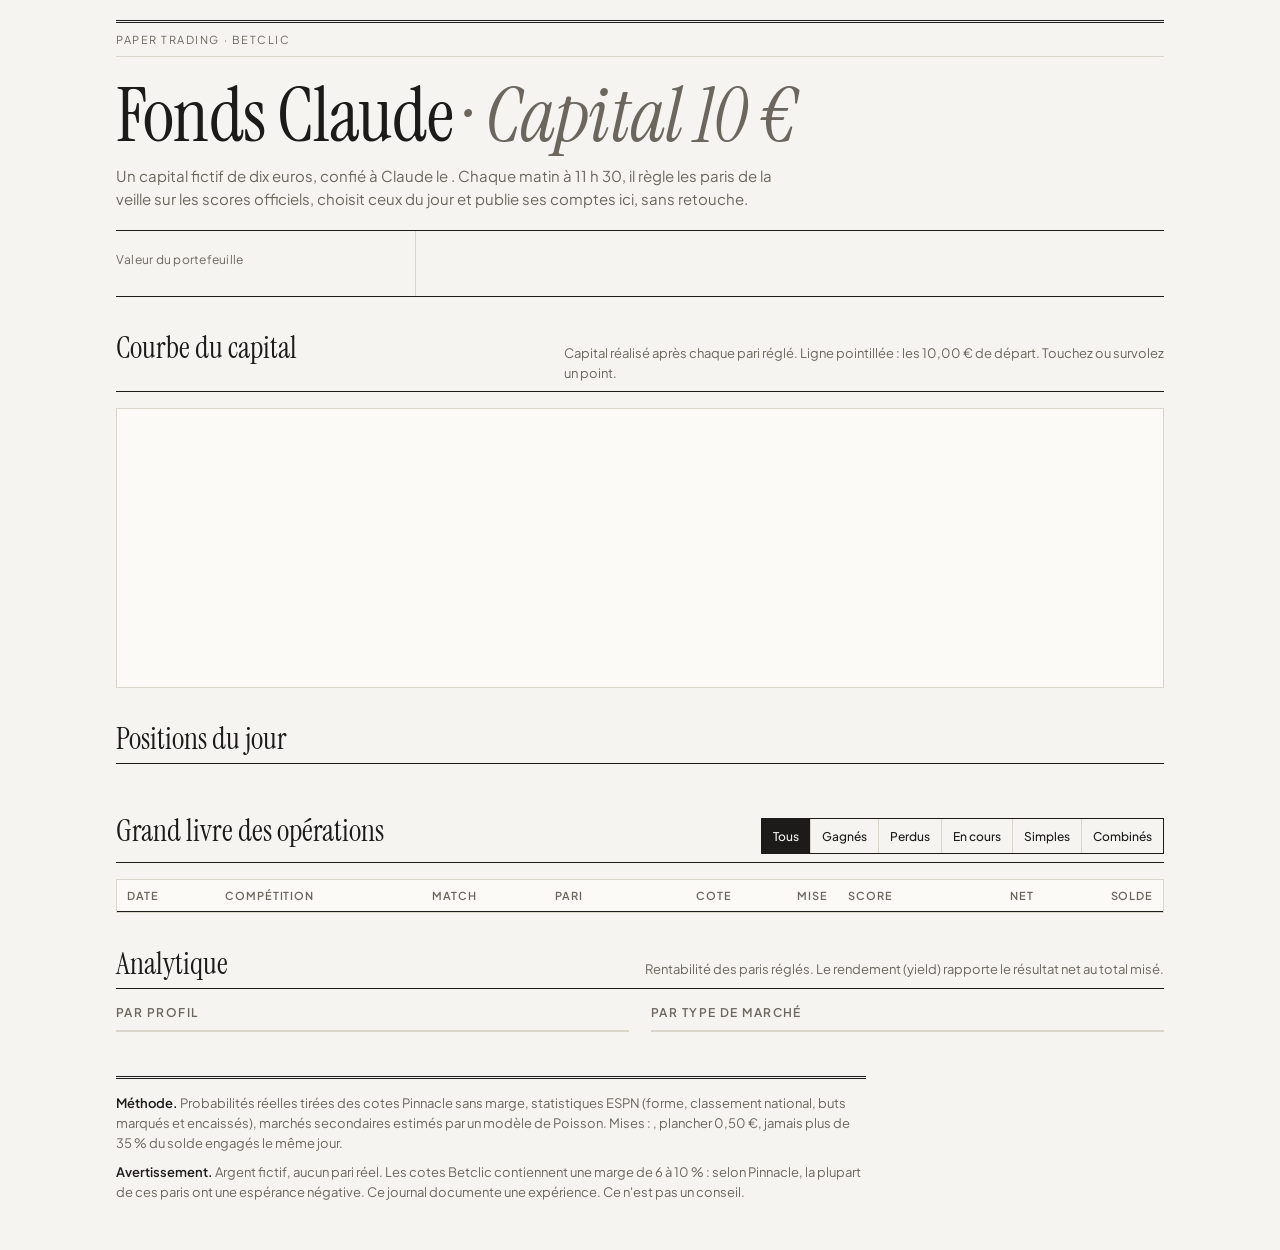
<file: betclic-bot/src/betclic_bot/web/index.html>
<!doctype html>
<html lang="fr">
<head>
<meta charset="utf-8">
<meta name="viewport" content="width=device-width, initial-scale=1, viewport-fit=cover">
<title>Fonds Claude · Capital 10 €</title>
<meta name="description" content="Journal public d'un portefeuille fictif de 10 € géré en autonomie par Claude : paris Betclic, grand livre et courbe du capital.">
<meta name="theme-color" content="#F6F4F0" media="(prefers-color-scheme: light)">
<meta name="theme-color" content="#0F1012" media="(prefers-color-scheme: dark)">
<link rel="preconnect" href="https://fonts.googleapis.com">
<link rel="preconnect" href="https://fonts.gstatic.com" crossorigin>
<link href="https://fonts.googleapis.com/css2?family=Instrument+Serif:ital@0;1&family=JetBrains+Mono:wght@400;500;600&family=Plus+Jakarta+Sans:wght@400;500;600;700&display=swap" rel="stylesheet">
<link rel="stylesheet" href="style.css">
</head>
<body>
<div class="page">
  <header class="masthead">
    <div class="rule-row">
      <span class="kicker">Paper trading · Betclic</span>
      <span class="kicker mono" id="dateline"></span>
    </div>
    <h1>Fonds Claude <em>· Capital 10&nbsp;€</em></h1>
    <p class="dek">Un capital fictif de dix euros, confié à Claude le <span id="started"></span>. Chaque matin à 11&nbsp;h&nbsp;30, il règle les paris de la veille sur les scores officiels, choisit ceux du jour et publie ses comptes ici, sans retouche.</p>
  </header>

  <section class="ledger-head" aria-label="Situation du portefeuille">
    <div class="balance">
      <div class="label">Valeur du portefeuille</div>
      <div class="big mono" id="equity"></div>
      <div class="delta mono" id="delta"></div>
    </div>
    <dl class="figures" id="figures"></dl>
  </section>

  <section class="block">
    <div class="block-head">
      <h2>Courbe du capital</h2>
      <p class="note">Capital réalisé après chaque pari réglé. Ligne pointillée : les 10,00 € de départ. Touchez ou survolez un point.</p>
    </div>
    <div class="chart" id="chart" role="img" aria-label="Évolution du capital depuis 10 euros">
      <div class="tip" id="tip" hidden></div>
    </div>
  </section>

  <section class="block">
    <div class="block-head">
      <h2>Positions du jour</h2>
      <p class="note" id="positions-note"></p>
    </div>
    <div class="tickets" id="positions"></div>
  </section>

  <section class="block">
    <div class="block-head">
      <h2>Grand livre des opérations</h2>
      <div class="filters" role="tablist" id="filters">
        <button data-f="all" aria-pressed="true">Tous</button>
        <button data-f="won">Gagnés</button>
        <button data-f="lost">Perdus</button>
        <button data-f="open">En cours</button>
        <button data-f="single">Simples</button>
        <button data-f="combo">Combinés</button>
      </div>
    </div>
    <div class="table-wrap">
      <table class="book" id="book">
        <thead><tr>
          <th>Date</th><th>Compétition</th><th>Match</th><th>Pari</th>
          <th class="num">Cote</th><th class="num">Mise</th><th>Score</th><th class="num">Net</th><th class="num">Solde</th>
        </tr></thead>
        <tbody></tbody>
      </table>
    </div>
    <p class="empty" id="book-empty" hidden>Aucune opération dans ce filtre.</p>
  </section>

  <section class="block">
    <div class="block-head">
      <h2>Analytique</h2>
      <p class="note">Rentabilité des paris réglés. Le rendement (yield) rapporte le résultat net au total misé.</p>
    </div>
    <div class="split">
      <div><h3>Par profil</h3><div class="table-wrap"><table class="book compact" id="by-profile"></table></div></div>
      <div><h3>Par type de marché</h3><div class="table-wrap"><table class="book compact" id="by-market"></table></div></div>
    </div>
  </section>

  <footer class="colophon">
    <p><strong>Méthode.</strong> Probabilités réelles tirées des cotes Pinnacle sans marge, statistiques ESPN (forme, classement national, buts marqués et encaissés), marchés secondaires estimés par un modèle de Poisson. Mises : <span id="stake-rule"></span>, plancher 0,50 €, jamais plus de 35 % du solde engagés le même jour.</p>
    <p><strong>Avertissement.</strong> Argent fictif, aucun pari réel. Les cotes Betclic contiennent une marge de 6 à 10 % : selon Pinnacle, la plupart de ces paris ont une espérance négative. Ce journal documente une expérience. Ce n'est pas un conseil.</p>
  </footer>
</div>
<script id="fund-data" type="application/json">__FUND_DATA__</script>
<script src="app.js"></script>
</body>
</html>
</file>
<file: docs/style.css>
/* Fonds Claude — journal financier : papier crème, filets d'un pixel, chiffres en chasse fixe. */
:root {
  --paper: #F6F4F0;
  --sheet: #FBFAF7;
  --ink: #1C1B19;
  --muted: #6B675F;
  --faint: #A39E93;
  --rule: #DAD5CB;
  --rule-strong: #1C1B19;
  --gain: #166534;
  --loss: #991B1B;
  --open: #A16207;
  --gain-wash: #E5EFE6;
  --loss-wash: #F4E4E1;
  --open-wash: #F5ECD9;
  --serif: "Instrument Serif", "Newsreader", Georgia, serif;
  --sans: "Plus Jakarta Sans", system-ui, -apple-system, sans-serif;
  --mono: "JetBrains Mono", ui-monospace, "SF Mono", Menlo, monospace;
  color-scheme: light;
}
@media (prefers-color-scheme: dark) {
  :root {
    --paper: #0F1012;
    --sheet: #151619;
    --ink: #E9E6DF;
    --muted: #9B978E;
    --faint: #66635D;
    --rule: #2A2B2F;
    --rule-strong: #E9E6DF;
    --gain: #5FB37C;
    --loss: #E07462;
    --open: #D9A045;
    --gain-wash: #14251A;
    --loss-wash: #2A1715;
    --open-wash: #2A2113;
    color-scheme: dark;
  }
}

* { box-sizing: border-box; }
html { -webkit-text-size-adjust: 100%; }
body {
  margin: 0;
  background: var(--paper);
  color: var(--ink);
  font: 400 15px/1.55 var(--sans);
  -webkit-font-smoothing: antialiased;
}
.page { max-width: 1080px; margin: 0 auto; padding: 0 16px 48px; }
.mono, .num, td.num, .figures dd { font-family: var(--mono); font-variant-numeric: tabular-nums; }
.gain { color: var(--gain); }
.loss { color: var(--loss); }
.open { color: var(--open); }

/* --- En-tête ----------------------------------------------------------------------- */
.masthead { padding-top: 20px; border-bottom: 1px solid var(--rule-strong); }
.rule-row {
  display: flex; justify-content: space-between; gap: 12px; flex-wrap: wrap;
  padding: 8px 0; border-top: 3px double var(--rule-strong); border-bottom: 1px solid var(--rule);
}
.kicker { font-size: 11px; letter-spacing: .14em; text-transform: uppercase; color: var(--muted); }
.kicker.mono { letter-spacing: .04em; text-transform: none; }
h1 {
  font: 400 clamp(40px, 9vw, 76px)/0.98 var(--serif);
  letter-spacing: -0.01em; margin: 22px 0 10px;
}
h1 em { font-style: italic; color: var(--muted); }
.dek { max-width: 62ch; margin: 0 0 20px; color: var(--muted); font-size: 15px; }

/* --- Situation ----------------------------------------------------------------------- */
.ledger-head {
  display: grid; grid-template-columns: minmax(0, 1fr); border-bottom: 1px solid var(--rule-strong);
}
@media (min-width: 760px) { .ledger-head { grid-template-columns: 300px minmax(0, 1fr); } }
.balance { padding: 20px 20px 20px 0; border-bottom: 1px solid var(--rule); }
@media (min-width: 760px) { .balance { border-bottom: 0; border-right: 1px solid var(--rule); } }
.label { font-size: 12px; color: var(--muted); letter-spacing: .02em; }
.big { font-size: 46px; font-weight: 500; letter-spacing: -0.03em; line-height: 1.1; margin-top: 6px; }
.delta { margin-top: 4px; font-size: 14px; }
.figures {
  display: grid; grid-template-columns: repeat(2, minmax(0, 1fr)); margin: 0;
}
@media (min-width: 560px) { .figures { grid-template-columns: repeat(3, minmax(0, 1fr)); } }
.figures div { padding: 14px 14px 14px 0; border-bottom: 1px solid var(--rule); }
@media (min-width: 760px) {
  .figures div { padding: 16px 18px; border-left: 0; }
  .figures div:nth-child(3n+1) { border-left: 0; }
}
.figures dt { font-size: 12px; color: var(--muted); }
.figures dd { margin: 4px 0 0; font-size: 18px; font-weight: 500; }
.figures dd small { font-size: 12px; color: var(--muted); font-weight: 400; }

/* --- Blocs ------------------------------------------------------------------------- */
.block { padding-top: 34px; }
.block-head {
  display: flex; flex-wrap: wrap; align-items: baseline; justify-content: space-between; gap: 8px 20px;
  border-bottom: 1px solid var(--rule-strong); padding-bottom: 8px; margin-bottom: 16px;
}
h2 { font: 400 30px/1.1 var(--serif); margin: 0; }
h3 { font: 600 12px/1.4 var(--sans); letter-spacing: .12em; text-transform: uppercase; color: var(--muted); margin: 0 0 8px; }
.note { margin: 0; font-size: 13px; color: var(--muted); max-width: 60ch; }
.empty { color: var(--muted); font-style: italic; }

/* --- Graphique ----------------------------------------------------------------------- */
.chart {
  position: relative; height: 280px; border: 1px solid var(--rule); background: var(--sheet);
  touch-action: pan-y;
}
@media (max-width: 560px) { .chart { height: 220px; } }
.chart svg { display: block; width: 100%; height: 100%; }
.chart .grid line { stroke: var(--rule); stroke-width: 1; }
.chart .axis text { fill: var(--faint); font: 400 10px var(--mono); }
.chart .base { stroke: var(--muted); stroke-dasharray: 3 4; stroke-width: 1; }
.chart .line { fill: none; stroke: var(--ink); stroke-width: 1.6; stroke-linejoin: round; }
.chart .area { opacity: .07; }
.chart .dot { stroke: var(--sheet); stroke-width: 1.5; }
.chart .cursor { stroke: var(--muted); stroke-width: 1; }
.tip {
  position: absolute; top: 8px; z-index: 2; min-width: 180px; max-width: 260px;
  background: var(--paper); border: 1px solid var(--rule-strong); padding: 8px 10px;
  font-size: 12px; line-height: 1.4; pointer-events: none;
}
.tip .t { font-family: var(--mono); color: var(--muted); }
.tip .v { font-family: var(--mono); font-size: 15px; font-weight: 600; }

/* --- Bordereaux (tickets) ------------------------------------------------------------ */
.tickets { display: grid; gap: 14px; grid-template-columns: minmax(0, 1fr); }
@media (min-width: 680px) { .tickets { grid-template-columns: repeat(2, minmax(0, 1fr)); } }
@media (min-width: 980px) { .tickets { grid-template-columns: repeat(3, minmax(0, 1fr)); } }
.ticket {
  background: var(--sheet); border: 1px solid var(--rule); padding: 14px 16px 12px;
  position: relative; display: flex; flex-direction: column; gap: 10px;
}
.ticket::before {
  content: ""; position: absolute; left: 0; right: 0; top: -1px; height: 3px;
  background: var(--accent, var(--ink));
}
.ticket[data-profile="SAFE"] { --accent: var(--gain); }
.ticket[data-profile="SWEET_SPOT"] { --accent: var(--open); }
.ticket[data-profile="AUDACIEUX"] { --accent: var(--loss); }
.ticket[data-profile="COMBINE"] { --accent: var(--ink); }
.t-top { display: flex; justify-content: space-between; gap: 10px; font-size: 11px; letter-spacing: .1em; text-transform: uppercase; color: var(--muted); }
.t-top .conf { font-family: var(--mono); letter-spacing: 0; text-transform: none; }
.t-match { font: 400 22px/1.15 var(--serif); }
.t-meta { font-size: 12px; color: var(--muted); }
.t-bet { font-weight: 600; font-size: 15px; }
.t-legs { list-style: none; margin: 0; padding: 0; border-top: 1px dashed var(--rule); }
.t-legs li { display: flex; justify-content: space-between; gap: 12px; padding: 7px 0; border-bottom: 1px dashed var(--rule); font-size: 13px; }
.t-legs li span:last-child { font-family: var(--mono); white-space: nowrap; }
.t-legs small { display: block; color: var(--muted); font-size: 11px; }
.t-figs {
  display: grid; grid-template-columns: repeat(3, minmax(0, 1fr));
  border-top: 1px dashed var(--rule); border-bottom: 1px dashed var(--rule); padding: 8px 0;
}
.t-figs div { font-size: 11px; color: var(--muted); }
.t-figs b { display: block; font: 500 16px var(--mono); color: var(--ink); font-variant-numeric: tabular-nums; }
.t-why { font-size: 13px; font-style: italic; color: var(--muted); margin: 0; }

/* --- Grand livre --------------------------------------------------------------------- */
.filters {
  display: flex; flex-wrap: nowrap; gap: 0; border: 1px solid var(--rule-strong);
  max-width: 100%; overflow-x: auto; -webkit-overflow-scrolling: touch; scrollbar-width: none;
}
.filters::-webkit-scrollbar { display: none; }
.filters button {
  font: 500 12px var(--sans); color: var(--ink); background: transparent; border: 0;
  border-left: 1px solid var(--rule); padding: 7px 11px; cursor: pointer; min-height: 34px; white-space: nowrap;
}
.filters button:first-child { border-left: 0; }
.filters button[aria-pressed="true"] { background: var(--ink); color: var(--paper); }
.table-wrap { overflow-x: auto; -webkit-overflow-scrolling: touch; border: 1px solid var(--rule); background: var(--sheet); }
table.book { width: 100%; border-collapse: collapse; font-size: 13px; }
.book th {
  text-align: left; font: 600 11px var(--sans); letter-spacing: .08em; text-transform: uppercase;
  color: var(--muted); padding: 9px 10px; border-bottom: 1px solid var(--rule-strong); white-space: nowrap;
}
.book td { padding: 9px 10px; border-bottom: 1px solid var(--rule); vertical-align: top; }
.book tr:last-child td { border-bottom: 0; }
/* Date figée à gauche pendant le défilement horizontal (mobile) */
#book th:first-child, #book td:first-child { position: sticky; left: 0; background: var(--sheet); z-index: 1; }
#book th:first-child { box-shadow: 1px 0 0 var(--rule); }
#book td:first-child { box-shadow: 1px 0 0 var(--rule); }
.book .num { text-align: right; white-space: nowrap; }
.book td.match { min-width: 160px; }
.book td.bet { min-width: 170px; }
.book td small { display: block; color: var(--muted); font-size: 11px; }
.book td.nowrap { white-space: nowrap; }
.pill {
  display: inline-block; font: 600 10px var(--sans); letter-spacing: .08em; text-transform: uppercase;
  padding: 2px 6px; border: 1px solid currentColor;
}
.pill.won { color: var(--gain); background: var(--gain-wash); }
.pill.lost { color: var(--loss); background: var(--loss-wash); }
.pill.open { color: var(--open); background: var(--open-wash); }
.pill.void { color: var(--muted); }
table.compact td, table.compact th { padding: 8px 10px; }
.split { display: grid; gap: 22px; grid-template-columns: minmax(0, 1fr); }
@media (min-width: 860px) { .split { grid-template-columns: repeat(2, minmax(0, 1fr)); } }

/* --- Colophon ------------------------------------------------------------------------ */
.colophon {
  margin-top: 44px; padding-top: 14px; border-top: 3px double var(--rule-strong);
  font-size: 13px; color: var(--muted); display: grid; gap: 8px; max-width: 75ch;
}
.colophon p { margin: 0; }
.colophon strong { color: var(--ink); font-weight: 600; }
</file>
<file: betclic-bot/src/betclic_bot/web/style.css>
/* Fonds Claude — journal financier : papier crème, filets d'un pixel, chiffres en chasse fixe. */
:root {
  --paper: #F6F4F0;
  --sheet: #FBFAF7;
  --ink: #1C1B19;
  --muted: #6B675F;
  --faint: #A39E93;
  --rule: #DAD5CB;
  --rule-strong: #1C1B19;
  --gain: #166534;
  --loss: #991B1B;
  --open: #A16207;
  --gain-wash: #E5EFE6;
  --loss-wash: #F4E4E1;
  --open-wash: #F5ECD9;
  --serif: "Instrument Serif", "Newsreader", Georgia, serif;
  --sans: "Plus Jakarta Sans", system-ui, -apple-system, sans-serif;
  --mono: "JetBrains Mono", ui-monospace, "SF Mono", Menlo, monospace;
  color-scheme: light;
}
@media (prefers-color-scheme: dark) {
  :root {
    --paper: #0F1012;
    --sheet: #151619;
    --ink: #E9E6DF;
    --muted: #9B978E;
    --faint: #66635D;
    --rule: #2A2B2F;
    --rule-strong: #E9E6DF;
    --gain: #5FB37C;
    --loss: #E07462;
    --open: #D9A045;
    --gain-wash: #14251A;
    --loss-wash: #2A1715;
    --open-wash: #2A2113;
    color-scheme: dark;
  }
}

* { box-sizing: border-box; }
html { -webkit-text-size-adjust: 100%; }
body {
  margin: 0;
  background: var(--paper);
  color: var(--ink);
  font: 400 15px/1.55 var(--sans);
  -webkit-font-smoothing: antialiased;
}
.page { max-width: 1080px; margin: 0 auto; padding: 0 16px 48px; }
.mono, .num, td.num, .figures dd { font-family: var(--mono); font-variant-numeric: tabular-nums; }
.gain { color: var(--gain); }
.loss { color: var(--loss); }
.open { color: var(--open); }

/* --- En-tête ----------------------------------------------------------------------- */
.masthead { padding-top: 20px; border-bottom: 1px solid var(--rule-strong); }
.rule-row {
  display: flex; justify-content: space-between; gap: 12px; flex-wrap: wrap;
  padding: 8px 0; border-top: 3px double var(--rule-strong); border-bottom: 1px solid var(--rule);
}
.kicker { font-size: 11px; letter-spacing: .14em; text-transform: uppercase; color: var(--muted); }
.kicker.mono { letter-spacing: .04em; text-transform: none; }
h1 {
  font: 400 clamp(40px, 9vw, 76px)/0.98 var(--serif);
  letter-spacing: -0.01em; margin: 22px 0 10px;
}
h1 em { font-style: italic; color: var(--muted); }
.dek { max-width: 62ch; margin: 0 0 20px; color: var(--muted); font-size: 15px; }

/* --- Situation ----------------------------------------------------------------------- */
.ledger-head {
  display: grid; grid-template-columns: minmax(0, 1fr); border-bottom: 1px solid var(--rule-strong);
}
@media (min-width: 760px) { .ledger-head { grid-template-columns: 300px minmax(0, 1fr); } }
.balance { padding: 20px 20px 20px 0; border-bottom: 1px solid var(--rule); }
@media (min-width: 760px) { .balance { border-bottom: 0; border-right: 1px solid var(--rule); } }
.label { font-size: 12px; color: var(--muted); letter-spacing: .02em; }
.big { font-size: 46px; font-weight: 500; letter-spacing: -0.03em; line-height: 1.1; margin-top: 6px; }
.delta { margin-top: 4px; font-size: 14px; }
.figures {
  display: grid; grid-template-columns: repeat(2, minmax(0, 1fr)); margin: 0;
}
@media (min-width: 560px) { .figures { grid-template-columns: repeat(3, minmax(0, 1fr)); } }
.figures div { padding: 14px 14px 14px 0; border-bottom: 1px solid var(--rule); }
@media (min-width: 760px) {
  .figures div { padding: 16px 18px; border-left: 0; }
  .figures div:nth-child(3n+1) { border-left: 0; }
}
.figures dt { font-size: 12px; color: var(--muted); }
.figures dd { margin: 4px 0 0; font-size: 18px; font-weight: 500; }
.figures dd small { font-size: 12px; color: var(--muted); font-weight: 400; }

/* --- Blocs ------------------------------------------------------------------------- */
.block { padding-top: 34px; }
.block-head {
  display: flex; flex-wrap: wrap; align-items: baseline; justify-content: space-between; gap: 8px 20px;
  border-bottom: 1px solid var(--rule-strong); padding-bottom: 8px; margin-bottom: 16px;
}
h2 { font: 400 30px/1.1 var(--serif); margin: 0; }
h3 { font: 600 12px/1.4 var(--sans); letter-spacing: .12em; text-transform: uppercase; color: var(--muted); margin: 0 0 8px; }
.note { margin: 0; font-size: 13px; color: var(--muted); max-width: 60ch; }
.empty { color: var(--muted); font-style: italic; }

/* --- Graphique ----------------------------------------------------------------------- */
.chart {
  position: relative; height: 280px; border: 1px solid var(--rule); background: var(--sheet);
  touch-action: pan-y;
}
@media (max-width: 560px) { .chart { height: 220px; } }
.chart svg { display: block; width: 100%; height: 100%; }
.chart .grid line { stroke: var(--rule); stroke-width: 1; }
.chart .axis text { fill: var(--faint); font: 400 10px var(--mono); }
.chart .base { stroke: var(--muted); stroke-dasharray: 3 4; stroke-width: 1; }
.chart .line { fill: none; stroke: var(--ink); stroke-width: 1.6; stroke-linejoin: round; }
.chart .area { opacity: .07; }
.chart .dot { stroke: var(--sheet); stroke-width: 1.5; }
.chart .cursor { stroke: var(--muted); stroke-width: 1; }
.tip {
  position: absolute; top: 8px; z-index: 2; min-width: 180px; max-width: 260px;
  background: var(--paper); border: 1px solid var(--rule-strong); padding: 8px 10px;
  font-size: 12px; line-height: 1.4; pointer-events: none;
}
.tip .t { font-family: var(--mono); color: var(--muted); }
.tip .v { font-family: var(--mono); font-size: 15px; font-weight: 600; }

/* --- Bordereaux (tickets) ------------------------------------------------------------ */
.tickets { display: grid; gap: 14px; grid-template-columns: minmax(0, 1fr); }
@media (min-width: 680px) { .tickets { grid-template-columns: repeat(2, minmax(0, 1fr)); } }
@media (min-width: 980px) { .tickets { grid-template-columns: repeat(3, minmax(0, 1fr)); } }
.ticket {
  background: var(--sheet); border: 1px solid var(--rule); padding: 14px 16px 12px;
  position: relative; display: flex; flex-direction: column; gap: 10px;
}
.ticket::before {
  content: ""; position: absolute; left: 0; right: 0; top: -1px; height: 3px;
  background: var(--accent, var(--ink));
}
.ticket[data-profile="SAFE"] { --accent: var(--gain); }
.ticket[data-profile="SWEET_SPOT"] { --accent: var(--open); }
.ticket[data-profile="AUDACIEUX"] { --accent: var(--loss); }
.ticket[data-profile="COMBINE"] { --accent: var(--ink); }
.t-top { display: flex; justify-content: space-between; gap: 10px; font-size: 11px; letter-spacing: .1em; text-transform: uppercase; color: var(--muted); }
.t-top .conf { font-family: var(--mono); letter-spacing: 0; text-transform: none; }
.t-match { font: 400 22px/1.15 var(--serif); }
.t-meta { font-size: 12px; color: var(--muted); }
.t-bet { font-weight: 600; font-size: 15px; }
.t-legs { list-style: none; margin: 0; padding: 0; border-top: 1px dashed var(--rule); }
.t-legs li { display: flex; justify-content: space-between; gap: 12px; padding: 7px 0; border-bottom: 1px dashed var(--rule); font-size: 13px; }
.t-legs li span:last-child { font-family: var(--mono); white-space: nowrap; }
.t-legs small { display: block; color: var(--muted); font-size: 11px; }
.t-figs {
  display: grid; grid-template-columns: repeat(3, minmax(0, 1fr));
  border-top: 1px dashed var(--rule); border-bottom: 1px dashed var(--rule); padding: 8px 0;
}
.t-figs div { font-size: 11px; color: var(--muted); }
.t-figs b { display: block; font: 500 16px var(--mono); color: var(--ink); font-variant-numeric: tabular-nums; }
.t-why { font-size: 13px; font-style: italic; color: var(--muted); margin: 0; }

/* --- Grand livre --------------------------------------------------------------------- */
.filters {
  display: flex; flex-wrap: nowrap; gap: 0; border: 1px solid var(--rule-strong);
  max-width: 100%; overflow-x: auto; -webkit-overflow-scrolling: touch; scrollbar-width: none;
}
.filters::-webkit-scrollbar { display: none; }
.filters button {
  font: 500 12px var(--sans); color: var(--ink); background: transparent; border: 0;
  border-left: 1px solid var(--rule); padding: 7px 11px; cursor: pointer; min-height: 34px; white-space: nowrap;
}
.filters button:first-child { border-left: 0; }
.filters button[aria-pressed="true"] { background: var(--ink); color: var(--paper); }
.table-wrap { overflow-x: auto; -webkit-overflow-scrolling: touch; border: 1px solid var(--rule); background: var(--sheet); }
table.book { width: 100%; border-collapse: collapse; font-size: 13px; }
.book th {
  text-align: left; font: 600 11px var(--sans); letter-spacing: .08em; text-transform: uppercase;
  color: var(--muted); padding: 9px 10px; border-bottom: 1px solid var(--rule-strong); white-space: nowrap;
}
.book td { padding: 9px 10px; border-bottom: 1px solid var(--rule); vertical-align: top; }
.book tr:last-child td { border-bottom: 0; }
/* Date figée à gauche pendant le défilement horizontal (mobile) */
#book th:first-child, #book td:first-child { position: sticky; left: 0; background: var(--sheet); z-index: 1; }
#book th:first-child { box-shadow: 1px 0 0 var(--rule); }
#book td:first-child { box-shadow: 1px 0 0 var(--rule); }
.book .num { text-align: right; white-space: nowrap; }
.book td.match { min-width: 160px; }
.book td.bet { min-width: 170px; }
.book td small { display: block; color: var(--muted); font-size: 11px; }
.book td.nowrap { white-space: nowrap; }
.pill {
  display: inline-block; font: 600 10px var(--sans); letter-spacing: .08em; text-transform: uppercase;
  padding: 2px 6px; border: 1px solid currentColor;
}
.pill.won { color: var(--gain); background: var(--gain-wash); }
.pill.lost { color: var(--loss); background: var(--loss-wash); }
.pill.open { color: var(--open); background: var(--open-wash); }
.pill.void { color: var(--muted); }
table.compact td, table.compact th { padding: 8px 10px; }
.split { display: grid; gap: 22px; grid-template-columns: minmax(0, 1fr); }
@media (min-width: 860px) { .split { grid-template-columns: repeat(2, minmax(0, 1fr)); } }

/* --- Colophon ------------------------------------------------------------------------ */
.colophon {
  margin-top: 44px; padding-top: 14px; border-top: 3px double var(--rule-strong);
  font-size: 13px; color: var(--muted); display: grid; gap: 8px; max-width: 75ch;
}
.colophon p { margin: 0; }
.colophon strong { color: var(--ink); font-weight: 600; }
</file>
